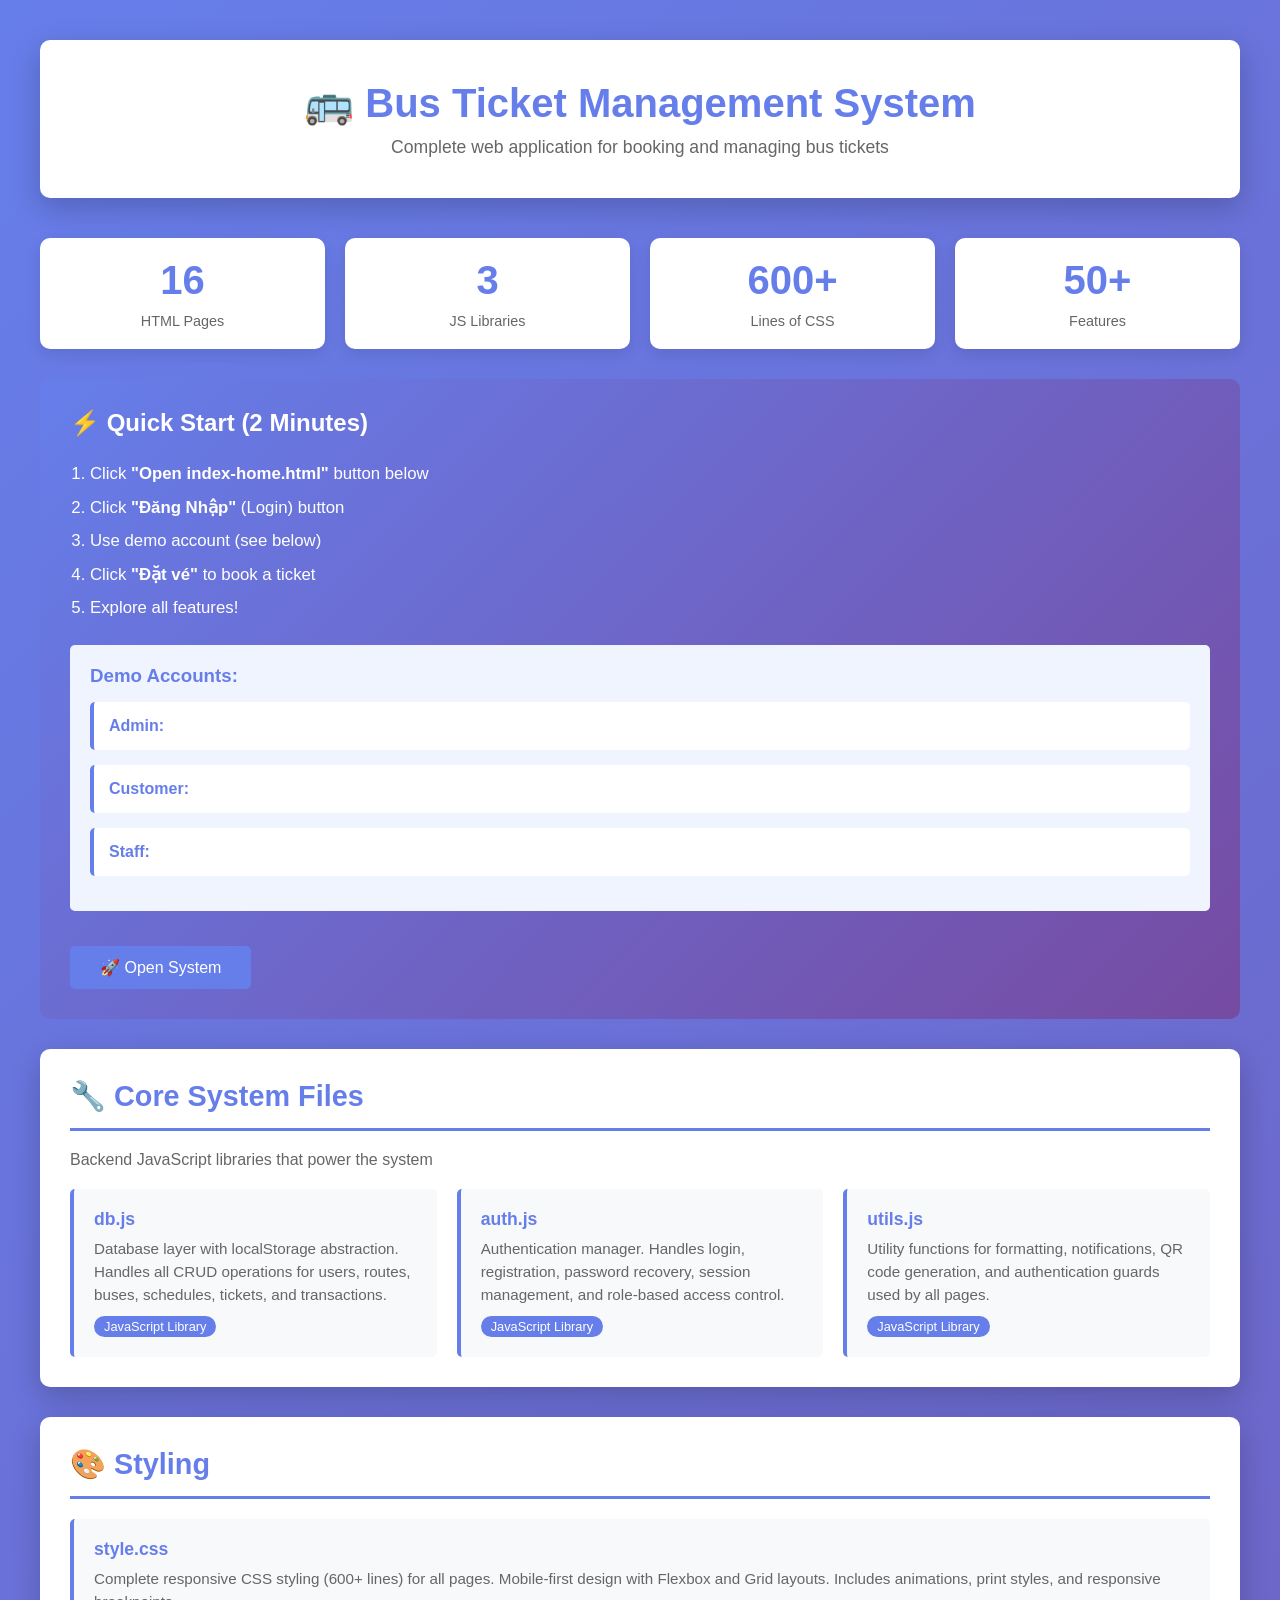
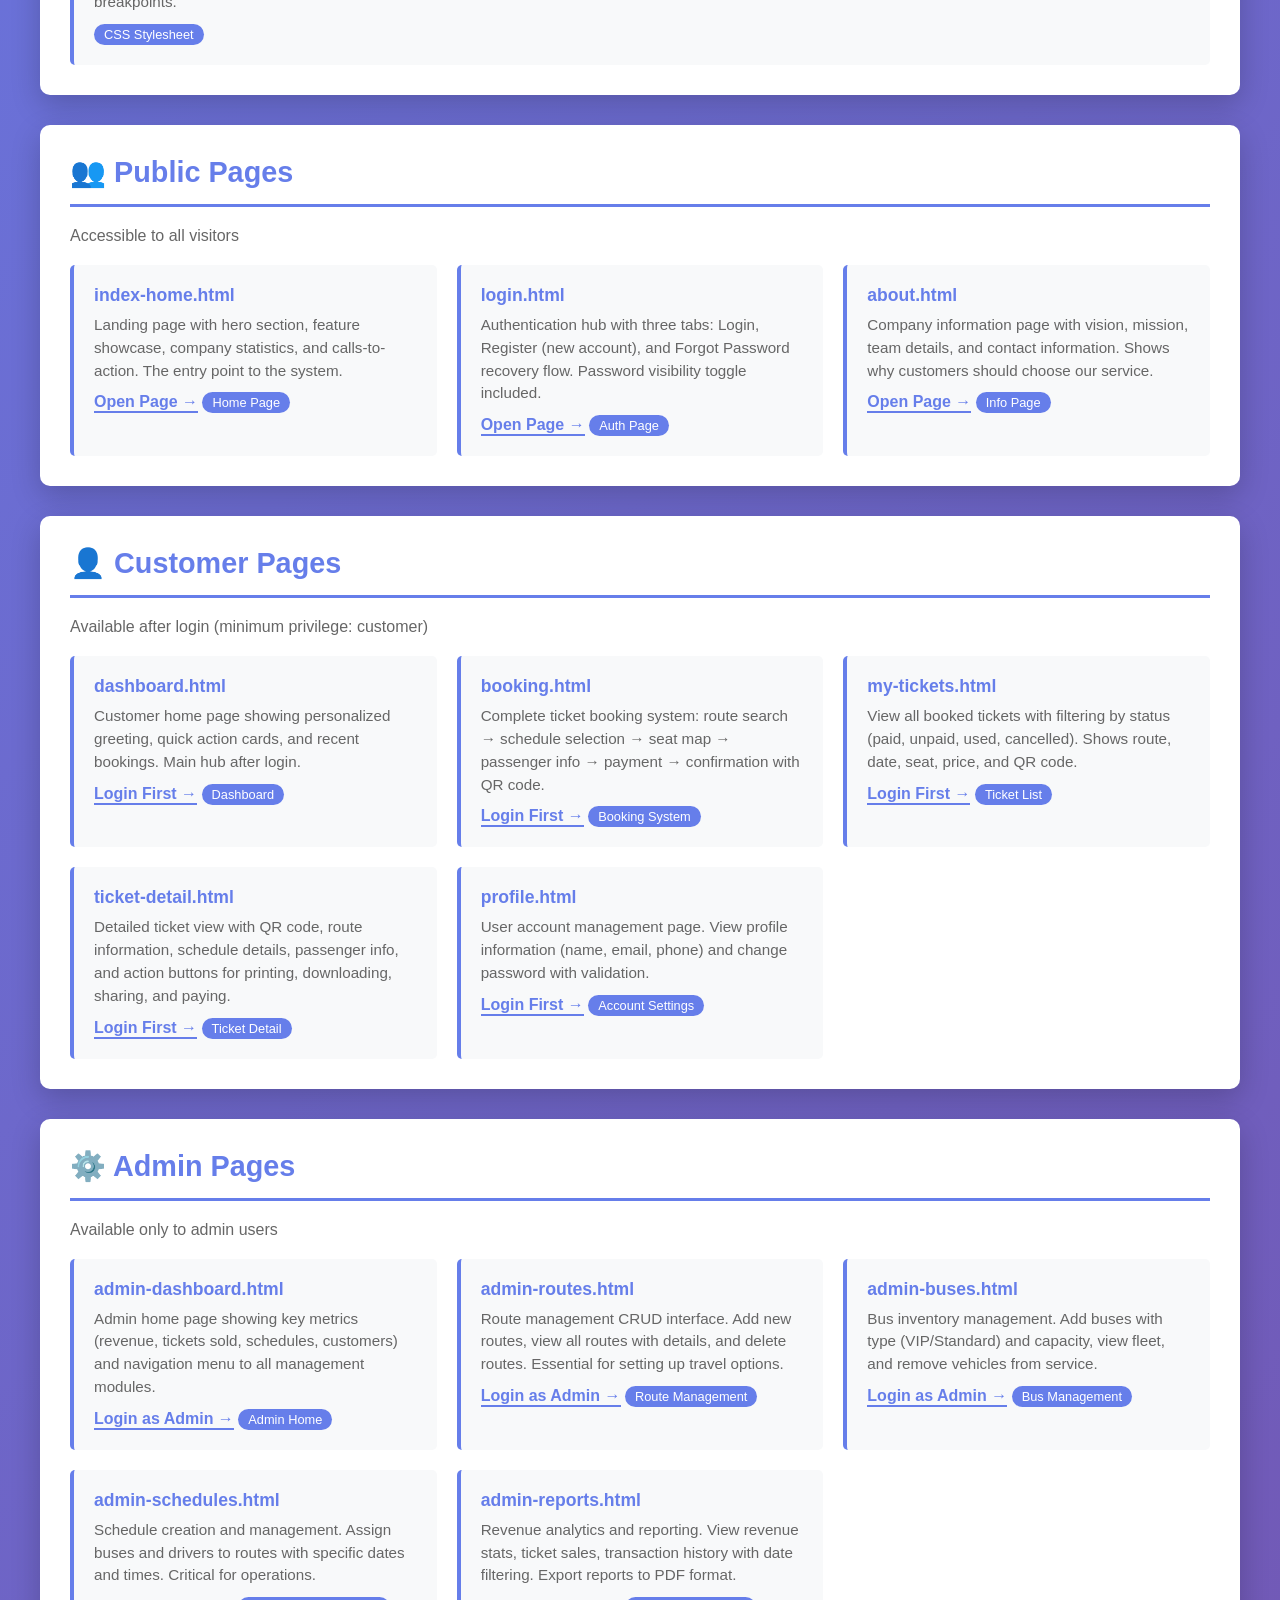
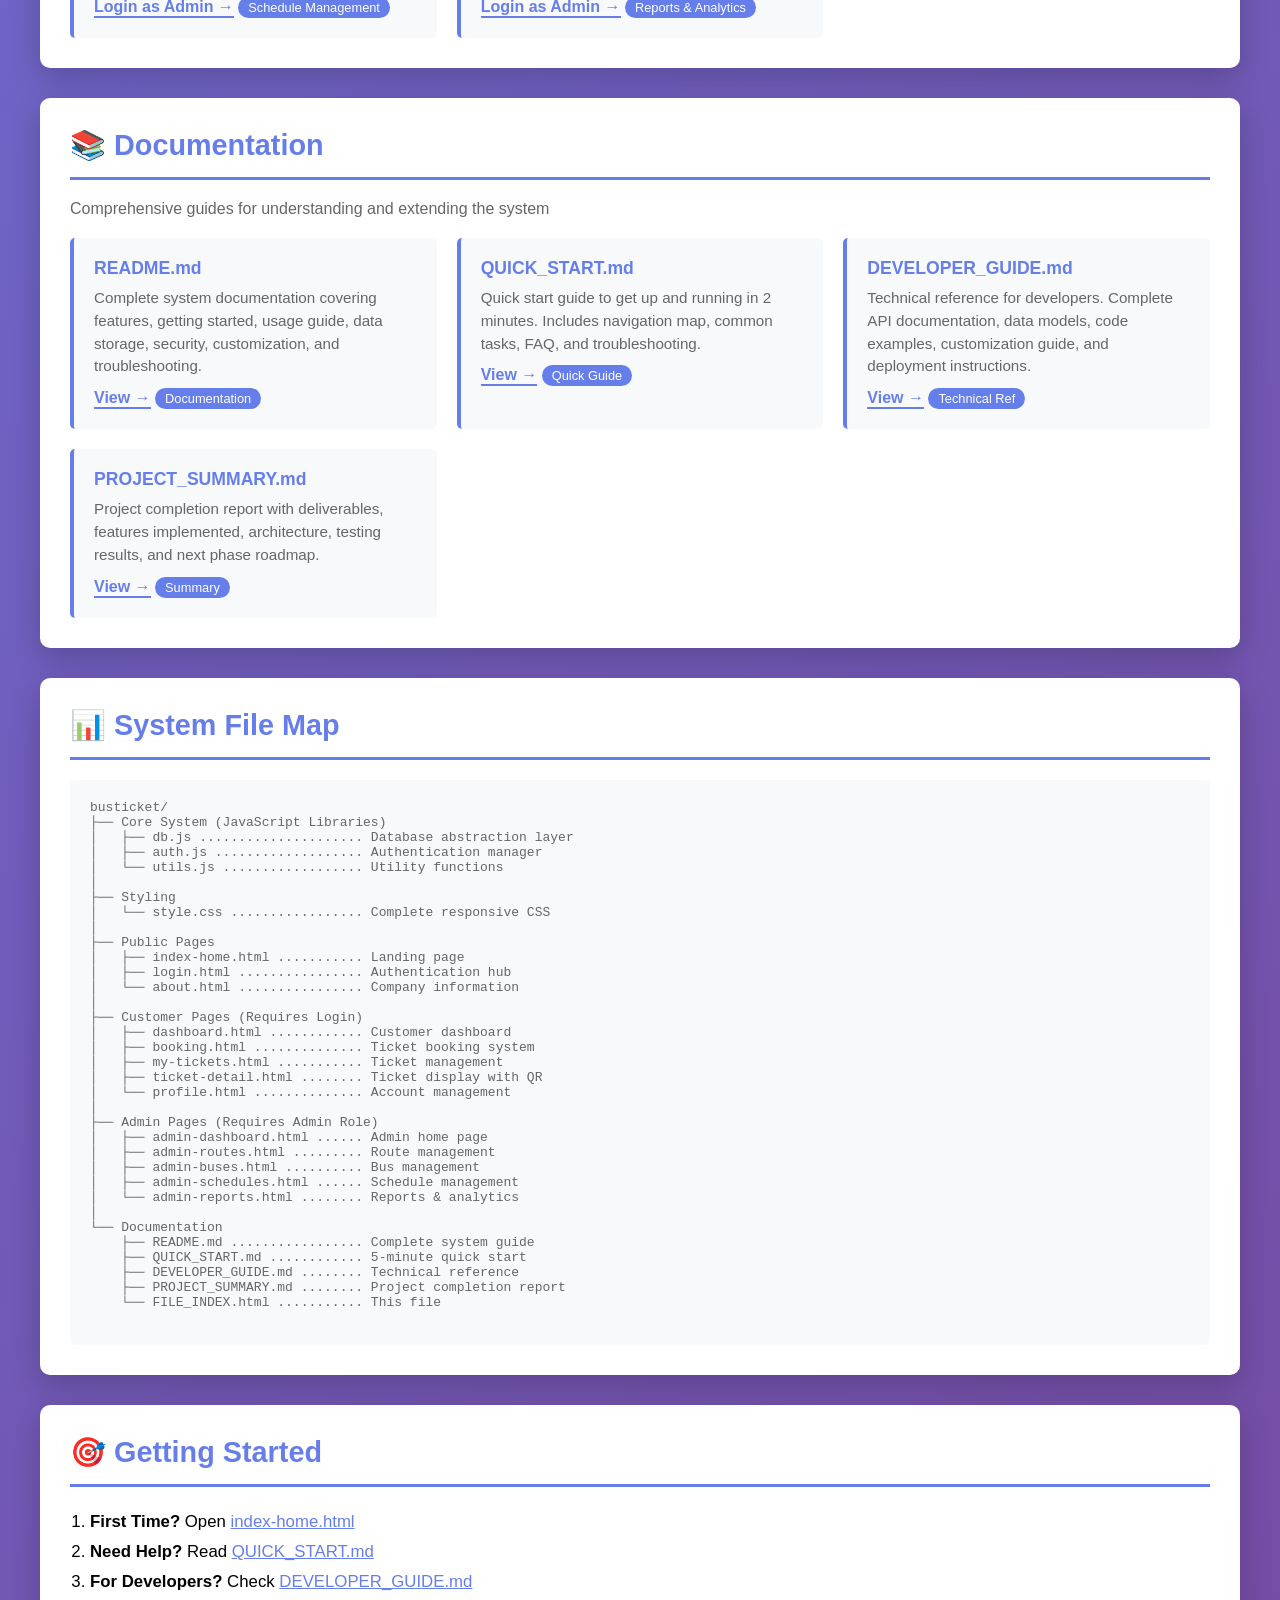
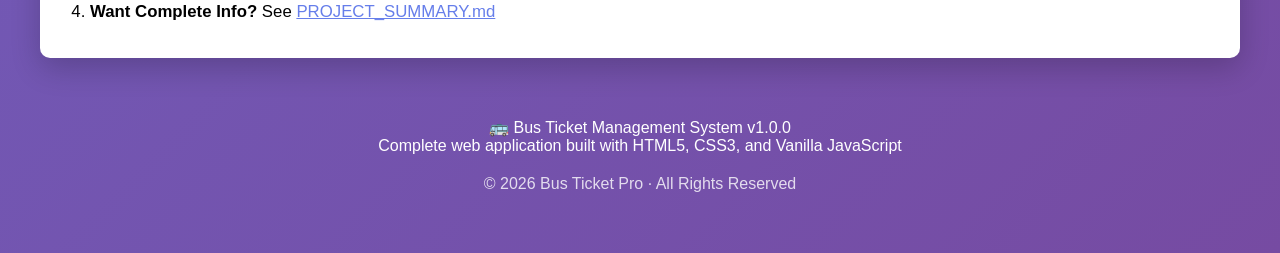
<file: index.html>
<!DOCTYPE html>
<html lang="en">
<head>
    <meta charset="UTF-8">
    <meta name="viewport" content="width=device-width, initial-scale=1.0">
    <title>Bus Ticket System - File Index</title>
    <style>
        * {
            margin: 0;
            padding: 0;
            box-sizing: border-box;
        }
        body {
            font-family: 'Segoe UI', Tahoma, Geneva, Verdana, sans-serif;
            background: linear-gradient(135deg, #667eea 0%, #764ba2 100%);
            min-height: 100vh;
            padding: 40px 20px;
        }
        .container {
            max-width: 1200px;
            margin: 0 auto;
        }
        header {
            background: white;
            padding: 40px;
            border-radius: 10px;
            box-shadow: 0 10px 30px rgba(0,0,0,0.2);
            margin-bottom: 40px;
            text-align: center;
        }
        header h1 {
            color: #667eea;
            margin-bottom: 10px;
            font-size: 2.5em;
        }
        header p {
            color: #666;
            font-size: 1.1em;
        }
        .section {
            background: white;
            border-radius: 10px;
            padding: 30px;
            margin-bottom: 30px;
            box-shadow: 0 10px 30px rgba(0,0,0,0.2);
        }
        .section h2 {
            color: #667eea;
            border-bottom: 3px solid #667eea;
            padding-bottom: 15px;
            margin-bottom: 20px;
            font-size: 1.8em;
        }
        .file-list {
            display: grid;
            grid-template-columns: repeat(auto-fit, minmax(300px, 1fr));
            gap: 20px;
        }
        .file-item {
            background: #f8f9fa;
            padding: 20px;
            border-left: 4px solid #667eea;
            border-radius: 5px;
            transition: transform 0.2s, box-shadow 0.2s;
        }
        .file-item:hover {
            transform: translateY(-5px);
            box-shadow: 0 5px 20px rgba(102, 126, 234, 0.4);
        }
        .file-item h3 {
            color: #667eea;
            margin-bottom: 8px;
            font-size: 1.1em;
        }
        .file-item p {
            color: #666;
            font-size: 0.95em;
            line-height: 1.5;
        }
        .file-item .type {
            display: inline-block;
            background: #667eea;
            color: white;
            padding: 3px 10px;
            border-radius: 15px;
            font-size: 0.8em;
            margin-top: 10px;
        }
        .file-item a {
            display: inline-block;
            margin-top: 10px;
            color: #667eea;
            text-decoration: none;
            font-weight: bold;
            border-bottom: 2px solid #667eea;
            transition: all 0.2s;
        }
        .file-item a:hover {
            color: #764ba2;
            border-bottom-color: #764ba2;
        }
        .quick-start {
            background: linear-gradient(135deg, #667eea 0%, #764ba2 100%);
            color: white;
            padding: 30px;
            border-radius: 10px;
            margin-bottom: 30px;
        }
        .quick-start h2 {
            border-bottom-color: white;
            color: white;
            margin-bottom: 20px;
        }
        .quick-start ol {
            margin-left: 20px;
            line-height: 2;
            font-size: 1.05em;
        }
        .demo-accounts {
            background: #f0f4ff;
            padding: 20px;
            border-radius: 5px;
            margin-top: 20px;
            margin-bottom: 20px;
        }
        .demo-accounts h3 {
            color: #667eea;
            margin-bottom: 15px;
        }
        .account {
            display: flex;
            justify-content: space-around;
            margin-bottom: 15px;
            background: white;
            padding: 15px;
            border-radius: 5px;
            border-left: 4px solid #667eea;
        }
        .account div {
            flex: 1;
        }
        .account strong {
            color: #667eea;
        }
        footer {
            text-align: center;
            color: white;
            padding: 20px;
            margin-top: 40px;
        }
        .stats {
            display: grid;
            grid-template-columns: repeat(auto-fit, minmax(150px, 1fr));
            gap: 20px;
            margin-bottom: 30px;
        }
        .stat-box {
            background: white;
            padding: 20px;
            border-radius: 10px;
            text-align: center;
            box-shadow: 0 5px 15px rgba(0,0,0,0.1);
        }
        .stat-box .number {
            font-size: 2.5em;
            color: #667eea;
            font-weight: bold;
        }
        .stat-box .label {
            color: #666;
            margin-top: 10px;
            font-size: 0.9em;
        }
        .btn {
            display: inline-block;
            background: #667eea;
            color: white;
            padding: 12px 30px;
            border-radius: 5px;
            text-decoration: none;
            margin-top: 15px;
            transition: all 0.2s;
            border: none;
            cursor: pointer;
            font-size: 1em;
        }
        .btn:hover {
            background: #764ba2;
            transform: translateY(-2px);
            box-shadow: 0 5px 20px rgba(102, 126, 234, 0.4);
        }
    </style>
</head>
<body>
    <div class="container">
        <header>
            <h1>🚌 Bus Ticket Management System</h1>
            <p>Complete web application for booking and managing bus tickets</p>
        </header>

        <!-- Statistics -->
        <div class="stats">
            <div class="stat-box">
                <div class="number">16</div>
                <div class="label">HTML Pages</div>
            </div>
            <div class="stat-box">
                <div class="number">3</div>
                <div class="label">JS Libraries</div>
            </div>
            <div class="stat-box">
                <div class="number">600+</div>
                <div class="label">Lines of CSS</div>
            </div>
            <div class="stat-box">
                <div class="number">50+</div>
                <div class="label">Features</div>
            </div>
        </div>

        <!-- Quick Start -->
        <div class="quick-start">
            <h2>⚡ Quick Start (2 Minutes)</h2>
            <ol>
                <li>Click <strong>"Open index-home.html"</strong> button below</li>
                <li>Click <strong>"Đăng Nhập"</strong> (Login) button</li>
                <li>Use demo account (see below)</li>
                <li>Click <strong>"Đặt vé"</strong> to book a ticket</li>
                <li>Explore all features!</li>
            </ol>
            <div class="demo-accounts">
                <h3>Demo Accounts:</h3>
                <div class="account">
                    <div><strong>Admin:</strong></div>
                    <div>admin@bus.com</div>
                    <div>admin123</div>
                </div>
                <div class="account">
                    <div><strong>Customer:</strong></div>
                    <div>customer1@bus.com</div>
                    <div>customer123</div>
                </div>
                <div class="account">
                    <div><strong>Staff:</strong></div>
                    <div>staff@bus.com</div>
                    <div>staff123</div>
                </div>
            </div>
            <a href="index-home.html" class="btn">🚀 Open System</a>
        </div>

        <!-- Core System Files -->
        <div class="section">
            <h2>🔧 Core System Files</h2>
            <p style="margin-bottom: 20px; color: #666;">Backend JavaScript libraries that power the system</p>
            <div class="file-list">
                <div class="file-item">
                    <h3>db.js</h3>
                    <p>Database layer with localStorage abstraction. Handles all CRUD operations for users, routes, buses, schedules, tickets, and transactions.</p>
                    <span class="type">JavaScript Library</span>
                </div>
                <div class="file-item">
                    <h3>auth.js</h3>
                    <p>Authentication manager. Handles login, registration, password recovery, session management, and role-based access control.</p>
                    <span class="type">JavaScript Library</span>
                </div>
                <div class="file-item">
                    <h3>utils.js</h3>
                    <p>Utility functions for formatting, notifications, QR code generation, and authentication guards used by all pages.</p>
                    <span class="type">JavaScript Library</span>
                </div>
            </div>
        </div>

        <!-- Styling -->
        <div class="section">
            <h2>🎨 Styling</h2>
            <div class="file-list">
                <div class="file-item">
                    <h3>style.css</h3>
                    <p>Complete responsive CSS styling (600+ lines) for all pages. Mobile-first design with Flexbox and Grid layouts. Includes animations, print styles, and responsive breakpoints.</p>
                    <span class="type">CSS Stylesheet</span>
                </div>
            </div>
        </div>

        <!-- Public Pages -->
        <div class="section">
            <h2>👥 Public Pages</h2>
            <p style="margin-bottom: 20px; color: #666;">Accessible to all visitors</p>
            <div class="file-list">
                <div class="file-item">
                    <h3>index-home.html</h3>
                    <p>Landing page with hero section, feature showcase, company statistics, and calls-to-action. The entry point to the system.</p>
                    <a href="index-home.html">Open Page →</a>
                    <span class="type">Home Page</span>
                </div>
                <div class="file-item">
                    <h3>login.html</h3>
                    <p>Authentication hub with three tabs: Login, Register (new account), and Forgot Password recovery flow. Password visibility toggle included.</p>
                    <a href="login.html">Open Page →</a>
                    <span class="type">Auth Page</span>
                </div>
                <div class="file-item">
                    <h3>about.html</h3>
                    <p>Company information page with vision, mission, team details, and contact information. Shows why customers should choose our service.</p>
                    <a href="about.html">Open Page →</a>
                    <span class="type">Info Page</span>
                </div>
            </div>
        </div>

        <!-- Customer Pages -->
        <div class="section">
            <h2>👤 Customer Pages</h2>
            <p style="margin-bottom: 20px; color: #666;">Available after login (minimum privilege: customer)</p>
            <div class="file-list">
                <div class="file-item">
                    <h3>dashboard.html</h3>
                    <p>Customer home page showing personalized greeting, quick action cards, and recent bookings. Main hub after login.</p>
                    <a href="login.html">Login First →</a>
                    <span class="type">Dashboard</span>
                </div>
                <div class="file-item">
                    <h3>booking.html</h3>
                    <p>Complete ticket booking system: route search → schedule selection → seat map → passenger info → payment → confirmation with QR code.</p>
                    <a href="login.html">Login First →</a>
                    <span class="type">Booking System</span>
                </div>
                <div class="file-item">
                    <h3>my-tickets.html</h3>
                    <p>View all booked tickets with filtering by status (paid, unpaid, used, cancelled). Shows route, date, seat, price, and QR code.</p>
                    <a href="login.html">Login First →</a>
                    <span class="type">Ticket List</span>
                </div>
                <div class="file-item">
                    <h3>ticket-detail.html</h3>
                    <p>Detailed ticket view with QR code, route information, schedule details, passenger info, and action buttons for printing, downloading, sharing, and paying.</p>
                    <a href="login.html">Login First →</a>
                    <span class="type">Ticket Detail</span>
                </div>
                <div class="file-item">
                    <h3>profile.html</h3>
                    <p>User account management page. View profile information (name, email, phone) and change password with validation.</p>
                    <a href="login.html">Login First →</a>
                    <span class="type">Account Settings</span>
                </div>
            </div>
        </div>

        <!-- Admin Pages -->
        <div class="section">
            <h2>⚙️ Admin Pages</h2>
            <p style="margin-bottom: 20px; color: #666;">Available only to admin users</p>
            <div class="file-list">
                <div class="file-item">
                    <h3>admin-dashboard.html</h3>
                    <p>Admin home page showing key metrics (revenue, tickets sold, schedules, customers) and navigation menu to all management modules.</p>
                    <a href="login.html">Login as Admin →</a>
                    <span class="type">Admin Home</span>
                </div>
                <div class="file-item">
                    <h3>admin-routes.html</h3>
                    <p>Route management CRUD interface. Add new routes, view all routes with details, and delete routes. Essential for setting up travel options.</p>
                    <a href="login.html">Login as Admin →</a>
                    <span class="type">Route Management</span>
                </div>
                <div class="file-item">
                    <h3>admin-buses.html</h3>
                    <p>Bus inventory management. Add buses with type (VIP/Standard) and capacity, view fleet, and remove vehicles from service.</p>
                    <a href="login.html">Login as Admin →</a>
                    <span class="type">Bus Management</span>
                </div>
                <div class="file-item">
                    <h3>admin-schedules.html</h3>
                    <p>Schedule creation and management. Assign buses and drivers to routes with specific dates and times. Critical for operations.</p>
                    <a href="login.html">Login as Admin →</a>
                    <span class="type">Schedule Management</span>
                </div>
                <div class="file-item">
                    <h3>admin-reports.html</h3>
                    <p>Revenue analytics and reporting. View revenue stats, ticket sales, transaction history with date filtering. Export reports to PDF format.</p>
                    <a href="login.html">Login as Admin →</a>
                    <span class="type">Reports & Analytics</span>
                </div>
            </div>
        </div>

        <!-- Documentation -->
        <div class="section">
            <h2>📚 Documentation</h2>
            <p style="margin-bottom: 20px; color: #666;">Comprehensive guides for understanding and extending the system</p>
            <div class="file-list">
                <div class="file-item">
                    <h3>README.md</h3>
                    <p>Complete system documentation covering features, getting started, usage guide, data storage, security, customization, and troubleshooting.</p>
                    <a href="README.md" target="_blank">View →</a>
                    <span class="type">Documentation</span>
                </div>
                <div class="file-item">
                    <h3>QUICK_START.md</h3>
                    <p>Quick start guide to get up and running in 2 minutes. Includes navigation map, common tasks, FAQ, and troubleshooting.</p>
                    <a href="QUICK_START.md" target="_blank">View →</a>
                    <span class="type">Quick Guide</span>
                </div>
                <div class="file-item">
                    <h3>DEVELOPER_GUIDE.md</h3>
                    <p>Technical reference for developers. Complete API documentation, data models, code examples, customization guide, and deployment instructions.</p>
                    <a href="DEVELOPER_GUIDE.md" target="_blank">View →</a>
                    <span class="type">Technical Ref</span>
                </div>
                <div class="file-item">
                    <h3>PROJECT_SUMMARY.md</h3>
                    <p>Project completion report with deliverables, features implemented, architecture, testing results, and next phase roadmap.</p>
                    <a href="PROJECT_SUMMARY.md" target="_blank">View →</a>
                    <span class="type">Summary</span>
                </div>
            </div>
        </div>

        <!-- File Navigation Chart -->
        <div class="section">
            <h2>📊 System File Map</h2>
            <pre style="background: #f8f9fa; padding: 20px; border-radius: 5px; overflow-x: auto; color: #666;">
busticket/
├── Core System (JavaScript Libraries)
│   ├── db.js ..................... Database abstraction layer
│   ├── auth.js ................... Authentication manager
│   └── utils.js .................. Utility functions
│
├── Styling
│   └── style.css ................. Complete responsive CSS
│
├── Public Pages
│   ├── index-home.html ........... Landing page
│   ├── login.html ................ Authentication hub
│   └── about.html ................ Company information
│
├── Customer Pages (Requires Login)
│   ├── dashboard.html ............ Customer dashboard
│   ├── booking.html .............. Ticket booking system
│   ├── my-tickets.html ........... Ticket management
│   ├── ticket-detail.html ........ Ticket display with QR
│   └── profile.html .............. Account management
│
├── Admin Pages (Requires Admin Role)
│   ├── admin-dashboard.html ...... Admin home page
│   ├── admin-routes.html ......... Route management
│   ├── admin-buses.html .......... Bus management
│   ├── admin-schedules.html ...... Schedule management
│   └── admin-reports.html ........ Reports & analytics
│
└── Documentation
    ├── README.md ................. Complete system guide
    ├── QUICK_START.md ............ 5-minute quick start
    ├── DEVELOPER_GUIDE.md ........ Technical reference
    ├── PROJECT_SUMMARY.md ........ Project completion report
    └── FILE_INDEX.html ........... This file
            </pre>
        </div>

        <!-- Getting Started -->
        <div class="section">
            <h2>🎯 Getting Started</h2>
            <ol style="line-height: 1.8; font-size: 1.05em; margin-left: 20px;">
                <li><strong>First Time?</strong> Open <a href="index-home.html" style="color: #667eea; text-decoration: underline;">index-home.html</a></li>
                <li><strong>Need Help?</strong> Read <a href="QUICK_START.md" style="color: #667eea; text-decoration: underline;">QUICK_START.md</a></li>
                <li><strong>For Developers?</strong> Check <a href="DEVELOPER_GUIDE.md" style="color: #667eea; text-decoration: underline;">DEVELOPER_GUIDE.md</a></li>
                <li><strong>Want Complete Info?</strong> See <a href="PROJECT_SUMMARY.md" style="color: #667eea; text-decoration: underline;">PROJECT_SUMMARY.md</a></li>
            </ol>
        </div>

        <footer>
            <p>🚌 Bus Ticket Management System v1.0.0</p>
            <p>Complete web application built with HTML5, CSS3, and Vanilla JavaScript</p>
            <p style="margin-top: 20px; opacity: 0.8;">© 2026 Bus Ticket Pro · All Rights Reserved</p>
        </footer>
    </div>
</body>
</html>
</file>
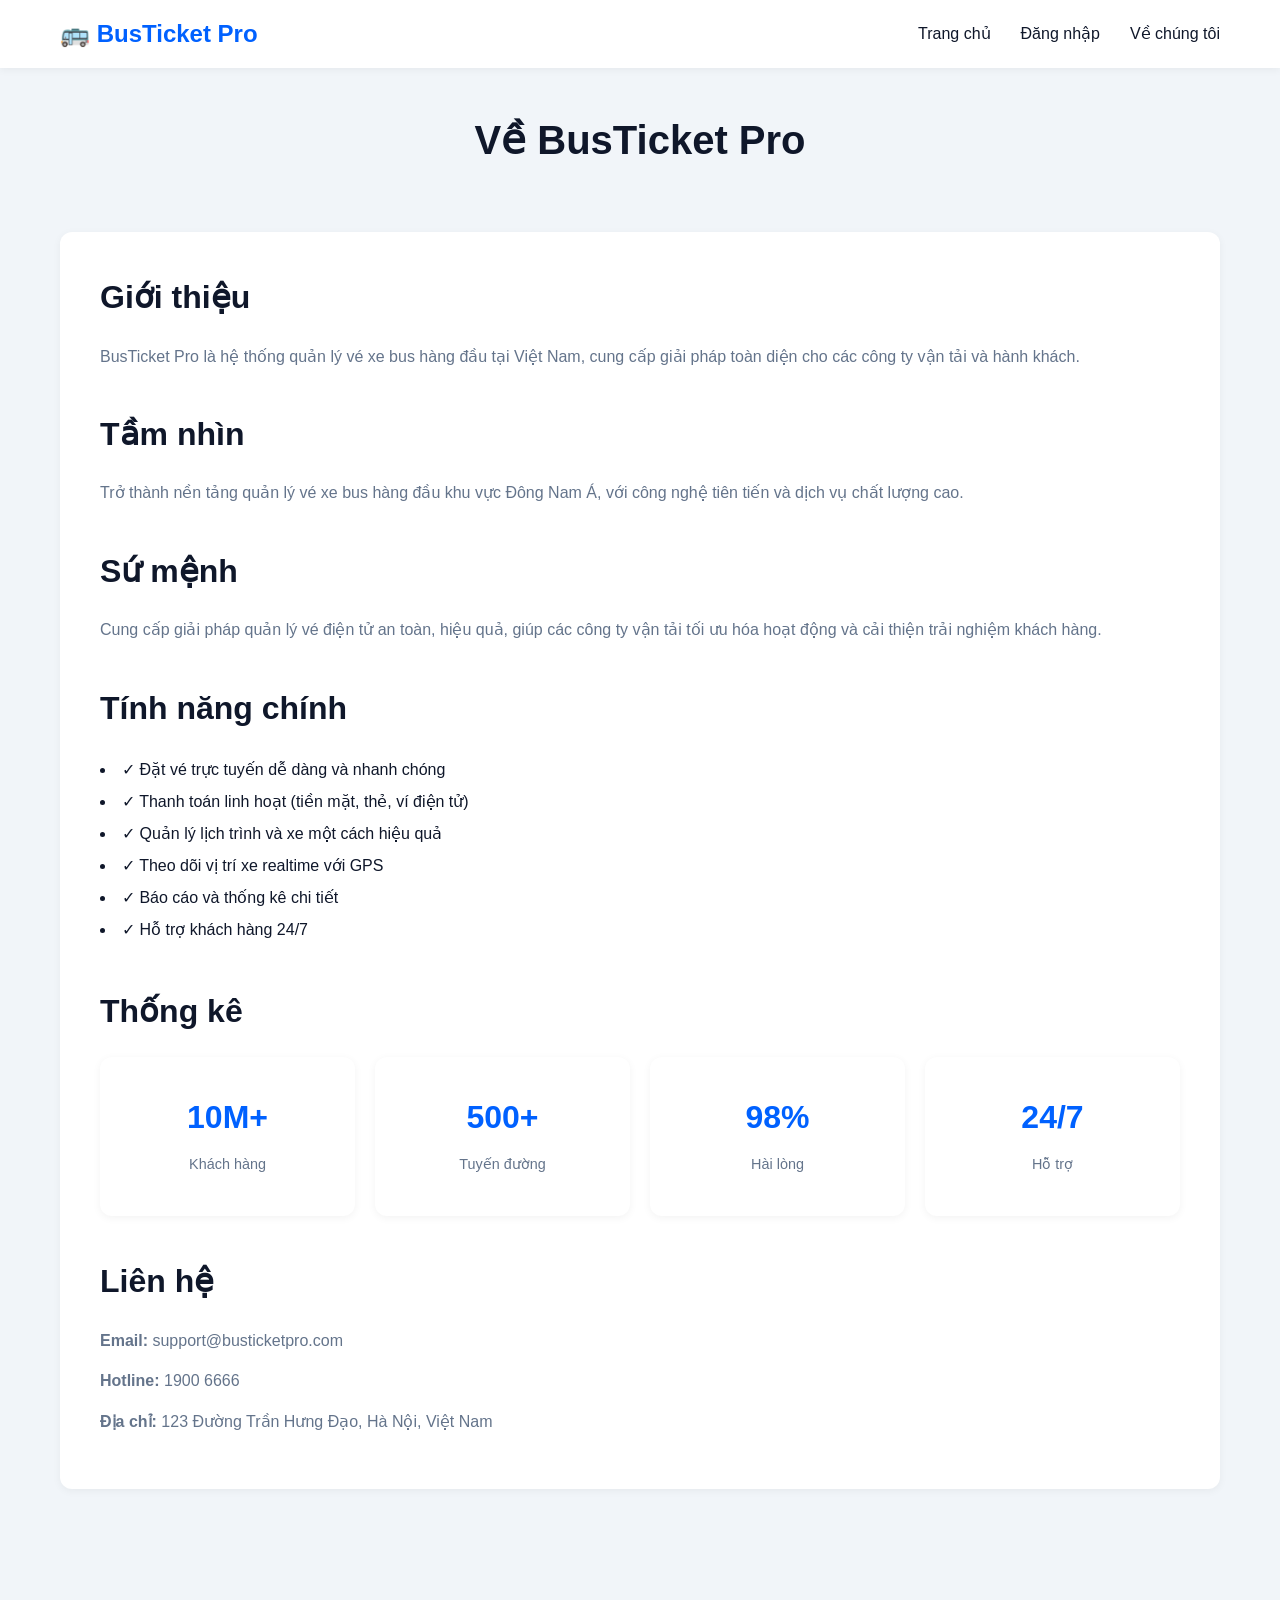
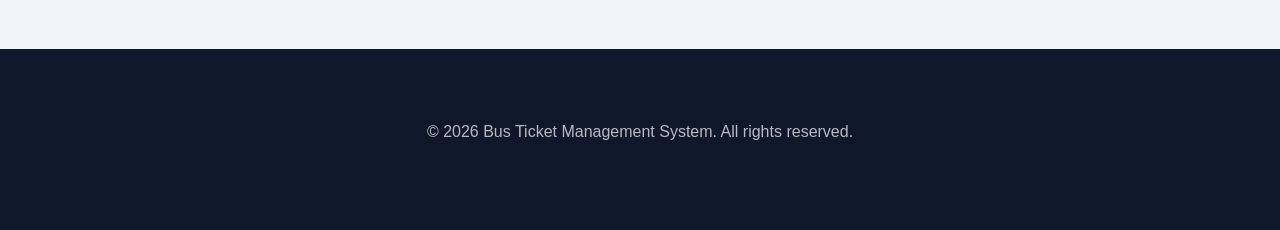
<file: about.html>
<!DOCTYPE html>
<html lang="vi">
<head>
    <meta charset="UTF-8">
    <meta name="viewport" content="width=device-width, initial-scale=1.0">
    <title>Về chúng tôi - Bus Ticket Management</title>
    <link rel="stylesheet" href="style.css">
</head>
<body>
    <nav class="navbar">
        <div class="nav-container">
            <a href="index-home.html" class="logo">🚌 BusTicket Pro</a>
            <ul class="nav-links">
                <li><a href="index-home.html">Trang chủ</a></li>
                <li><a href="login.html">Đăng nhập</a></li>
                <li><a href="about.html">Về chúng tôi</a></li>
            </ul>
        </div>
    </nav>

    <div class="container">
        <h1 style="text-align: center;">Về BusTicket Pro</h1>

        <section style="margin: 60px 0; background: white; padding: 40px; border-radius: 12px; box-shadow: var(--shadow-sm);">
            <h2>Giới thiệu</h2>
            <p>BusTicket Pro là hệ thống quản lý vé xe bus hàng đầu tại Việt Nam, cung cấp giải pháp toàn diện cho các công ty vận tải và hành khách.</p>
            
            <h2 style="margin-top: 40px;">Tầm nhìn</h2>
            <p>Trở thành nền tảng quản lý vé xe bus hàng đầu khu vực Đông Nam Á, với công nghệ tiên tiến và dịch vụ chất lượng cao.</p>

            <h2 style="margin-top: 40px;">Sứ mệnh</h2>
            <p>Cung cấp giải pháp quản lý vé điện tử an toàn, hiệu quả, giúp các công ty vận tải tối ưu hóa hoạt động và cải thiện trải nghiệm khách hàng.</p>

            <h2 style="margin-top: 40px;">Tính năng chính</h2>
            <ul style="list-style-position: inside; line-height: 2;">
                <li>✓ Đặt vé trực tuyến dễ dàng và nhanh chóng</li>
                <li>✓ Thanh toán linh hoạt (tiền mặt, thẻ, ví điện tử)</li>
                <li>✓ Quản lý lịch trình và xe một cách hiệu quả</li>
                <li>✓ Theo dõi vị trí xe realtime với GPS</li>
                <li>✓ Báo cáo và thống kê chi tiết</li>
                <li>✓ Hỗ trợ khách hàng 24/7</li>
            </ul>

            <h2 style="margin-top: 40px;">Thống kê</h2>
            <div class="stats-grid">
                <div class="stat-box">
                    <p class="stat-value">10M+</p>
                    <p class="stat-label">Khách hàng</p>
                </div>
                <div class="stat-box">
                    <p class="stat-value">500+</p>
                    <p class="stat-label">Tuyến đường</p>
                </div>
                <div class="stat-box">
                    <p class="stat-value">98%</p>
                    <p class="stat-label">Hài lòng</p>
                </div>
                <div class="stat-box">
                    <p class="stat-value">24/7</p>
                    <p class="stat-label">Hỗ trợ</p>
                </div>
            </div>

            <h2 style="margin-top: 40px;">Liên hệ</h2>
            <p><strong>Email:</strong> support@busticketpro.com</p>
            <p><strong>Hotline:</strong> 1900 6666</p>
            <p><strong>Địa chỉ:</strong> 123 Đường Trần Hưng Đạo, Hà Nội, Việt Nam</p>
        </section>
    </div>

    <footer class="footer">
        <div class="container">
            <p>&copy; 2026 Bus Ticket Management System. All rights reserved.</p>
        </div>
    </footer>

    <script src="db.js"></script>
    <script src="auth.js"></script>
    <script src="utils.js"></script>
</body>
</html>
</file>
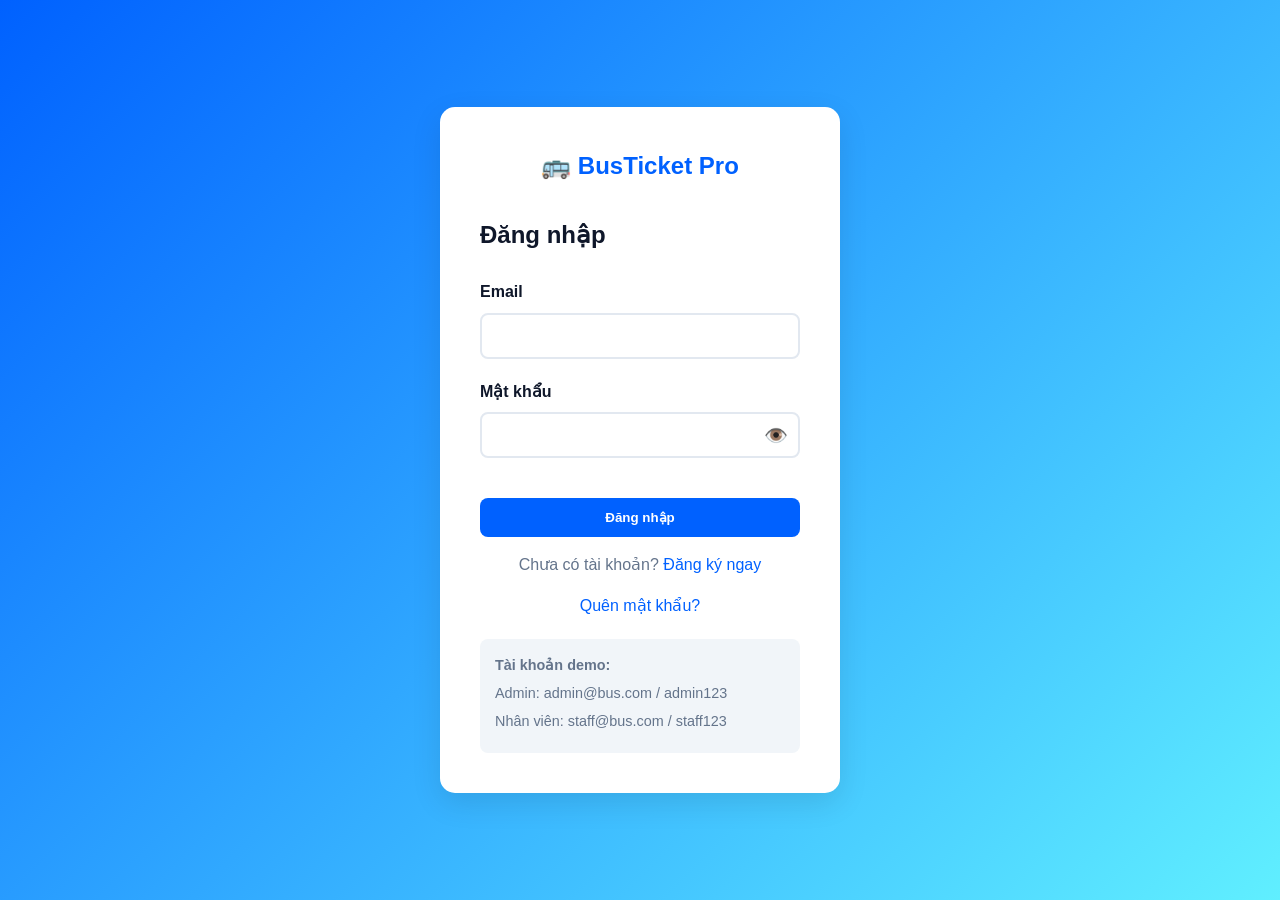
<file: admin-buses.html>
<!DOCTYPE html>
<html lang="vi">
<head>
    <meta charset="UTF-8">
    <meta name="viewport" content="width=device-width, initial-scale=1.0">
    <title>Quản lý xe - Admin</title>
    <link rel="stylesheet" href="style.css">
</head>
<body>
    <nav class="navbar">
        <div class="nav-container">
            <a href="admin-dashboard.html" class="logo">🚌 BusTicket Admin</a>
            <ul class="nav-links">
                <li><a href="admin-dashboard.html">Dashboard</a></li>
                <li><a href="admin-routes.html">Tuyến đường</a></li>
                <li><a href="admin-buses.html">Xe</a></li>
                <li><a href="admin-schedules.html">Lịch trình</a></li>
                <li><a href="admin-reports.html">Báo cáo</a></li>
                <li><a onclick="logout()" style="cursor: pointer;">Đăng xuất</a></li>
            </ul>
        </div>
    </nav>

    <div class="container">
        <h1>Quản lý xe buýt</h1>

        <div class="admin-form" style="margin-bottom: 40px;">
            <h2>Thêm xe mới</h2>
            <form id="addBusForm">
                <div class="form-row">
                    <div class="form-group">
                        <label>Biển số</label>
                        <input type="text" id="busPlate" placeholder="29A-123456" required>
                    </div>
                    <div class="form-group">
                        <label>Loại xe</label>
                        <select id="busType" required>
                            <option value="">-- Chọn loại --</option>
                            <option value="VIP">VIP</option>
                            <option value="Limousine">Limousine</option>
                            <option value="Giường nằm">Giường nằm</option>
                        </select>
                    </div>
                </div>
                <div class="form-row">
                    <div class="form-group">
                        <label>Sức chứa (chỗ)</label>
                        <input type="number" id="busCapacity" min="20" max="60" required>
                    </div>
                    <div class="form-group">
                        <label>Trạng thái</label>
                        <select id="busStatus" required>
                            <option value="active">Hoạt động</option>
                            <option value="maintenance">Bảo dưỡng</option>
                            <option value="inactive">Ngưng hoạt động</option>
                        </select>
                    </div>
                </div>
                <button type="submit" class="btn-primary">Thêm xe</button>
            </form>
        </div>

        <h2>Danh sách xe</h2>
        <div id="busesList"></div>
    </div>

    <script src="db.js"></script>
    <script src="auth.js"></script>
    <script src="utils.js"></script>
    <script>
        if (!checkAdminAuth()) exit;

        function loadBuses() {
            const buses = JSON.parse(localStorage.getItem('buses'));
            let html = '<table class="table"><thead><tr><th>Biển số</th><th>Loại xe</th><th>Sức chứa</th><th>Trạng thái</th><th>Hành động</th></tr></thead><tbody>';
            
            buses.forEach(bus => {
                html += `
                    <tr>
                        <td>${bus.licensePlate}</td>
                        <td>${bus.type}</td>
                        <td>${bus.capacity}</td>
                        <td><span class="badge badge-${bus.status}">${bus.status}</span></td>
                        <td>
                            <button onclick="deleteBus(${bus.id})" class="btn-small btn-danger">Xóa</button>
                        </td>
                    </tr>
                `;
            });
            
            html += '</tbody></table>';
            document.getElementById('busesList').innerHTML = html;
        }

        function deleteBus(busId) {
            if (confirm('Bạn có chắc chắn muốn xóa xe này?')) {
                const buses = JSON.parse(localStorage.getItem('buses'));
                const filtered = buses.filter(b => b.id !== busId);
                localStorage.setItem('buses', JSON.stringify(filtered));
                showNotification('Xe đã được xóa');
                loadBuses();
            }
        }

        document.getElementById('addBusForm').addEventListener('submit', function(e) {
            e.preventDefault();
            
            const buses = JSON.parse(localStorage.getItem('buses'));
            const newBus = {
                id: Date.now(),
                licensePlate: document.getElementById('busPlate').value,
                type: document.getElementById('busType').value,
                capacity: parseInt(document.getElementById('busCapacity').value),
                status: document.getElementById('busStatus').value,
                driver: null
            };
            
            buses.push(newBus);
            localStorage.setItem('buses', JSON.stringify(buses));
            showNotification('Xe đã được thêm');
            this.reset();
            loadBuses();
        });

        loadBuses();
    </script>
</body>
</html>
</file>
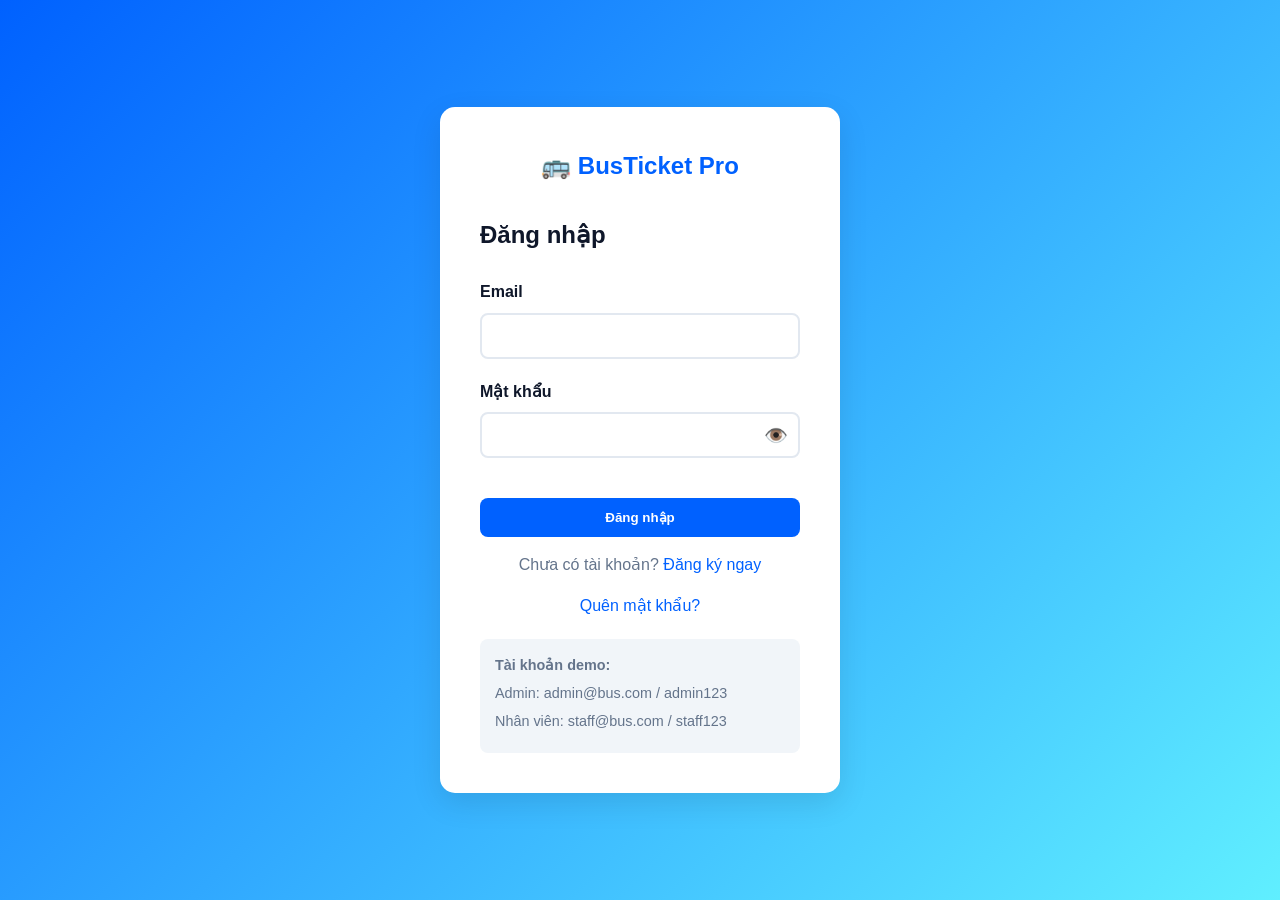
<file: admin-dashboard.html>
<!DOCTYPE html>
<html lang="vi">
<head>
    <meta charset="UTF-8">
    <meta name="viewport" content="width=device-width, initial-scale=1.0">
    <title>Admin Dashboard - Bus Ticket Management</title>
    <link rel="stylesheet" href="style.css">
</head>
<body>
    <nav class="navbar">
        <div class="nav-container">
            <a href="admin-dashboard.html" class="logo">🚌 BusTicket Admin</a>
            <ul class="nav-links">
                <li><a href="admin-dashboard.html">Dashboard</a></li>
                <li><a href="admin-routes.html">Tuyến đường</a></li>
                <li><a href="admin-buses.html">Xe</a></li>
                <li><a href="admin-schedules.html">Lịch trình</a></li>
                <li><a href="admin-reports.html">Báo cáo</a></li>
                <li><a onclick="logout()" style="cursor: pointer;">Đăng xuất</a></li>
            </ul>
        </div>
    </nav>

    <div class="container">
        <h1>Admin Dashboard</h1>

        <div class="stats-grid">
            <div class="stat-box">
                <h3>💳 Doanh thu</h3>
                <p class="stat-value" id="totalRevenue">0đ</p>
                <p class="stat-label">Tháng này</p>
            </div>
            <div class="stat-box">
                <h3>🎫 Vé bán</h3>
                <p class="stat-value" id="totalTickets">0</p>
                <p class="stat-label">Tổng cộng</p>
            </div>
            <div class="stat-box">
                <h3>🚌 Chuyến đi</h3>
                <p class="stat-value" id="totalSchedules">0</p>
                <p class="stat-label">Đang hoạt động</p>
            </div>
            <div class="stat-box">
                <h3>👥 Khách hàng</h3>
                <p class="stat-value" id="totalCustomers">0</p>
                <p class="stat-label">Đã đăng ký</p>
            </div>
        </div>

        <div style="margin-top: 40px;">
            <h2>Bản đồ điều hành</h2>
            <div class="admin-menu">
                <a href="admin-routes.html" class="admin-menu-item">
                    <h3>📍 Quản lý tuyến đường</h3>
                    <p>Thêm, sửa, xóa tuyến đường</p>
                </a>
                <a href="admin-buses.html" class="admin-menu-item">
                    <h3>🚐 Quản lý xe</h3>
                    <p>Quản lý thông tin xe buýt</p>
                </a>
                <a href="admin-schedules.html" class="admin-menu-item">
                    <h3>📅 Quản lý lịch trình</h3>
                    <p>Tạo và quản lý lịch đi của xe</p>
                </a>
                <a href="admin-reports.html" class="admin-menu-item">
                    <h3>📊 Báo cáo & thống kê</h3>
                    <p>Xem doanh thu, thống kê bán vé</p>
                </a>
            </div>
        </div>
    </div>

    <script src="db.js"></script>
    <script src="auth.js"></script>
    <script src="utils.js"></script>
    <script>
        if (!checkAdminAuth()) exit;

        // Load statistics
        const stats = db.getRevenueStats();
        document.getElementById('totalRevenue').textContent = formatCurrency(stats.totalRevenue);
        document.getElementById('totalTickets').textContent = db.getTickets().length;
        document.getElementById('totalSchedules').textContent = db.getSchedules().length;
        
        const users = JSON.parse(localStorage.getItem('users'));
        const customers = users.filter(u => u.role === 'customer');
        document.getElementById('totalCustomers').textContent = customers.length;
    </script>
</body>
</html>
</file>
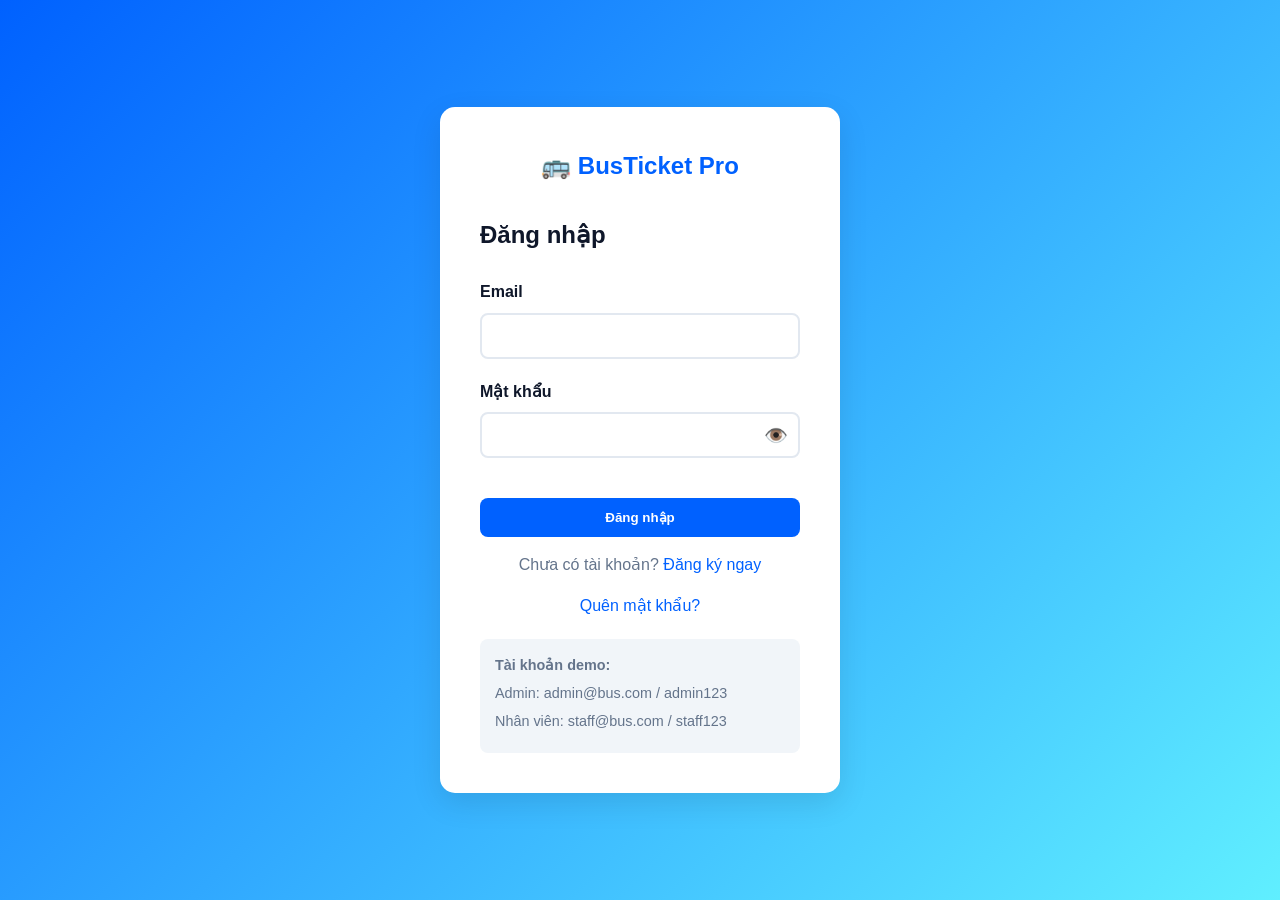
<file: admin-reports.html>
<!DOCTYPE html>
<html lang="vi">
<head>
    <meta charset="UTF-8">
    <meta name="viewport" content="width=device-width, initial-scale=1.0">
    <title>Báo cáo - Admin</title>
    <link rel="stylesheet" href="style.css">
</head>
<body>
    <nav class="navbar">
        <div class="nav-container">
            <a href="admin-dashboard.html" class="logo">🚌 BusTicket Admin</a>
            <ul class="nav-links">
                <li><a href="admin-dashboard.html">Dashboard</a></li>
                <li><a href="admin-routes.html">Tuyến đường</a></li>
                <li><a href="admin-buses.html">Xe</a></li>
                <li><a href="admin-schedules.html">Lịch trình</a></li>
                <li><a href="admin-reports.html">Báo cáo</a></li>
                <li><a onclick="logout()" style="cursor: pointer;">Đăng xuất</a></li>
            </ul>
        </div>
    </nav>

    <div class="container">
        <h1>Báo cáo & Thống kê</h1>

        <div style="margin-bottom: 30px;">
            <h2>Lọc báo cáo</h2>
            <div class="form-row">
                <div class="form-group">
                    <label>Từ ngày</label>
                    <input type="date" id="startDate">
                </div>
                <div class="form-group">
                    <label>Đến ngày</label>
                    <input type="date" id="endDate">
                </div>
                <button onclick="filterReports()" class="btn-primary">Lọc</button>
                <button onclick="exportReportPDF()" class="btn-secondary">Xuất PDF</button>
            </div>
        </div>

        <div class="stats-grid">
            <div class="stat-box">
                <h3>💰 Doanh thu</h3>
                <p class="stat-value" id="reportRevenue">0đ</p>
            </div>
            <div class="stat-box">
                <h3>🎫 Vé bán</h3>
                <p class="stat-value" id="reportTickets">0</p>
            </div>
            <div class="stat-box">
                <h3>💳 Giao dịch thành công</h3>
                <p class="stat-value" id="reportTransactions">0</p>
            </div>
        </div>

        <h2>Chi tiết giao dịch</h2>
        <div id="transactionsList"></div>
    </div>

    <script src="db.js"></script>
    <script src="auth.js"></script>
    <script src="utils.js"></script>
    <script>
        if (!checkAdminAuth()) exit;

        function filterReports() {
            const startDate = document.getElementById('startDate').value;
            const endDate = document.getElementById('endDate').value;

            const stats = db.getRevenueStats(startDate, endDate);
            
            document.getElementById('reportRevenue').textContent = formatCurrency(stats.totalRevenue);
            document.getElementById('reportTickets').textContent = db.getTickets('status', 'paid').length;
            document.getElementById('reportTransactions').textContent = stats.transactions.length;

            // Display transactions
            let html = '<table class="table"><thead><tr><th>ID Giao dịch</th><th>ID Vé</th><th>Phương thức</th><th>Số tiền</th><th>Thời gian</th><th>Trạng thái</th></tr></thead><tbody>';
            
            stats.transactions.forEach(trans => {
                html += `
                    <tr>
                        <td>${trans.id}</td>
                        <td>${trans.ticketId}</td>
                        <td>${trans.paymentMethod}</td>
                        <td>${formatCurrency(trans.amount)}</td>
                        <td>${trans.timestamp}</td>
                        <td><span class="badge badge-${trans.status}">${trans.status}</span></td>
                    </tr>
                `;
            });
            
            html += '</tbody></table>';
            document.getElementById('transactionsList').innerHTML = html;
        }

        function exportReportPDF() {
            const startDate = document.getElementById('startDate').value;
            const endDate = document.getElementById('endDate').value;
            const stats = db.getRevenueStats(startDate, endDate);

            let content = `
BÁO CÁO DOANH THU - QUẢN LÝ VÉ XE BUS
=====================================

Kỳ báo cáo: ${startDate} đến ${endDate}
Ngày xuất báo cáo: ${new Date().toLocaleString('vi-VN')}

TỔNG HỢP:
---------
Tổng doanh thu: ${formatCurrency(stats.totalRevenue)}
Tổng vé bán: ${db.getTickets('status', 'paid').length}
Tổng giao dịch: ${stats.transactions.length}

CHI TIẾT GIAO DỊCH:
------------------
            `;

            stats.transactions.forEach(trans => {
                content += `
ID: ${trans.id}
Vé: ${trans.ticketId}
Phương thức: ${trans.paymentMethod}
Số tiền: ${formatCurrency(trans.amount)}
Thời gian: ${trans.timestamp}
Trạng thái: ${trans.status}
---
                `;
            });

            const link = document.createElement('a');
            link.href = 'data:text/plain;charset=utf-8,' + encodeURIComponent(content);
            link.download = `report-${new Date().getTime()}.txt`;
            link.click();
            
            showNotification('Báo cáo đã được tải xuống');
        }

        // Set default dates (current month)
        const today = new Date();
        const firstDay = new Date(today.getFullYear(), today.getMonth(), 1);
        document.getElementById('startDate').value = firstDay.toISOString().split('T')[0];
        document.getElementById('endDate').value = today.toISOString().split('T')[0];

        filterReports();
    </script>
</body>
</html>
</file>
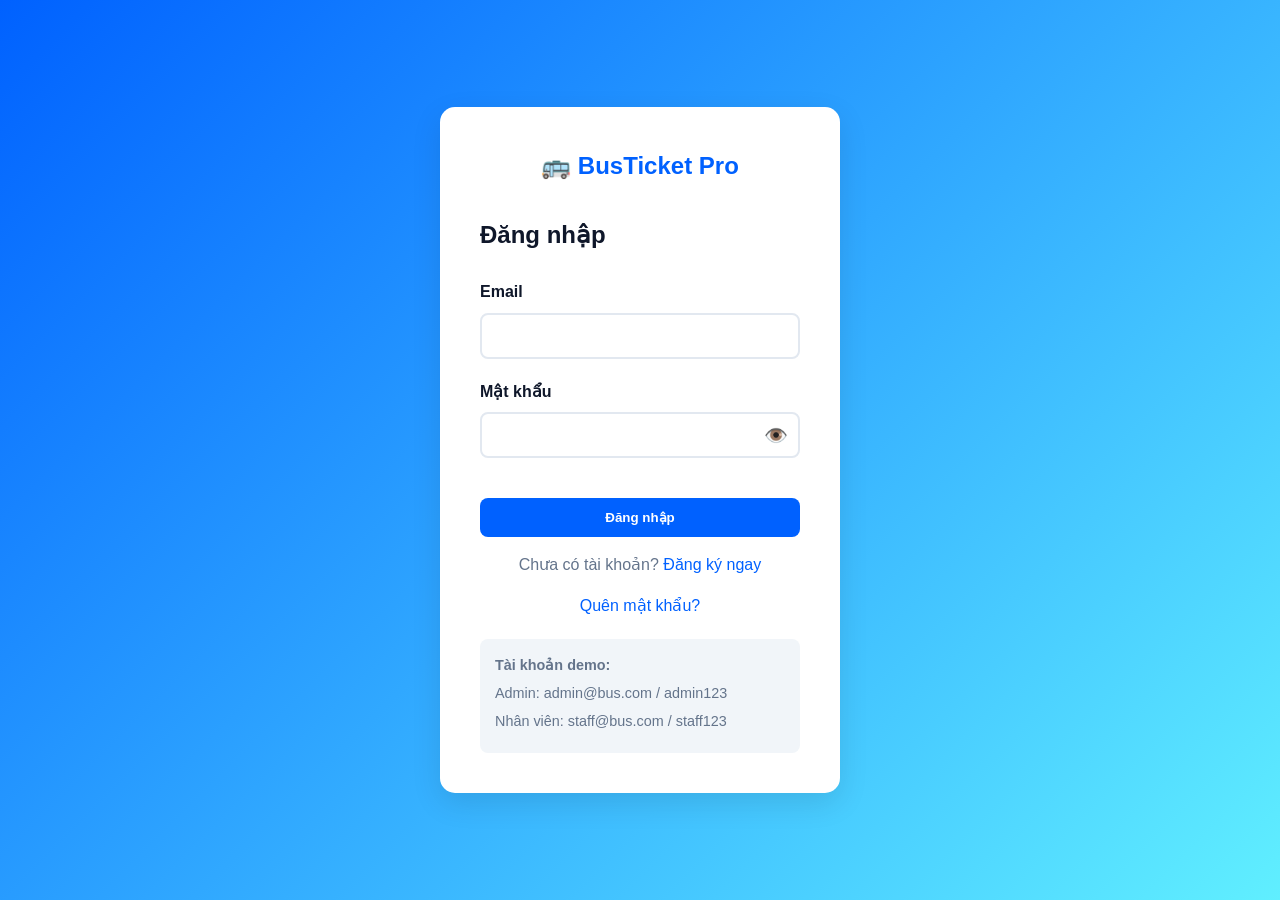
<file: admin-routes.html>
<!DOCTYPE html>
<html lang="vi">
<head>
    <meta charset="UTF-8">
    <meta name="viewport" content="width=device-width, initial-scale=1.0">
    <title>Quản lý tuyến đường - Admin</title>
    <link rel="stylesheet" href="style.css">
</head>
<body>
    <nav class="navbar">
        <div class="nav-container">
            <a href="admin-dashboard.html" class="logo">🚌 BusTicket Admin</a>
            <ul class="nav-links">
                <li><a href="admin-dashboard.html">Dashboard</a></li>
                <li><a href="admin-routes.html">Tuyến đường</a></li>
                <li><a href="admin-buses.html">Xe</a></li>
                <li><a href="admin-schedules.html">Lịch trình</a></li>
                <li><a href="admin-reports.html">Báo cáo</a></li>
                <li><a onclick="logout()" style="cursor: pointer;">Đăng xuất</a></li>
            </ul>
        </div>
    </nav>

    <div class="container">
        <h1>Quản lý tuyến đường</h1>

        <div class="admin-form" style="margin-bottom: 40px;">
            <h2>Thêm tuyến đường mới</h2>
            <form id="addRouteForm">
                <div class="form-row">
                    <div class="form-group">
                        <label>Tên tuyến</label>
                        <input type="text" id="routeName" required>
                    </div>
                    <div class="form-group">
                        <label>Điểm xuất phát</label>
                        <input type="text" id="routeStart" required>
                    </div>
                </div>
                <div class="form-row">
                    <div class="form-group">
                        <label>Điểm kết thúc</label>
                        <input type="text" id="routeEnd" required>
                    </div>
                    <div class="form-group">
                        <label>Quãng đường (km)</label>
                        <input type="number" id="routeDistance" required>
                    </div>
                </div>
                <div class="form-group">
                    <label>Thời gian ước tính (giờ)</label>
                    <input type="number" id="routeTime" required>
                </div>
                <button type="submit" class="btn-primary">Thêm tuyến đường</button>
            </form>
        </div>

        <h2>Danh sách tuyến đường</h2>
        <div id="routesList"></div>
    </div>

    <script src="db.js"></script>
    <script src="auth.js"></script>
    <script src="utils.js"></script>
    <script>
        if (!checkAdminAuth()) exit;

        function loadRoutes() {
            const routes = db.getRoutes();
            let html = '<table class="table"><thead><tr><th>Tên</th><th>Từ</th><th>Đến</th><th>Km</th><th>Giờ</th><th>Trạng thái</th><th>Hành động</th></tr></thead><tbody>';
            
            routes.forEach(route => {
                html += `
                    <tr>
                        <td>${route.name}</td>
                        <td>${route.startPoint}</td>
                        <td>${route.endPoint}</td>
                        <td>${route.distance}</td>
                        <td>${route.estimatedTime}</td>
                        <td><span class="badge badge-${route.status}">${route.status}</span></td>
                        <td>
                            <button onclick="deleteRoute(${route.id})" class="btn-small btn-danger">Xóa</button>
                        </td>
                    </tr>
                `;
            });
            
            html += '</tbody></table>';
            document.getElementById('routesList').innerHTML = html;
        }

        function deleteRoute(routeId) {
            if (confirm('Bạn có chắc chắn muốn xóa tuyến đường này?')) {
                const routes = JSON.parse(localStorage.getItem('routes'));
                const filtered = routes.filter(r => r.id !== routeId);
                localStorage.setItem('routes', JSON.stringify(filtered));
                showNotification('Tuyến đường đã được xóa');
                loadRoutes();
            }
        }

        document.getElementById('addRouteForm').addEventListener('submit', function(e) {
            e.preventDefault();
            
            const name = document.getElementById('routeName').value;
            const startPoint = document.getElementById('routeStart').value;
            const endPoint = document.getElementById('routeEnd').value;
            const distance = parseInt(document.getElementById('routeDistance').value);
            const estimatedTime = parseInt(document.getElementById('routeTime').value);

            db.addRoute(name, startPoint, endPoint, distance, estimatedTime);
            showNotification('Tuyến đường đã được thêm');
            this.reset();
            loadRoutes();
        });

        loadRoutes();
    </script>
</body>
</html>
</file>
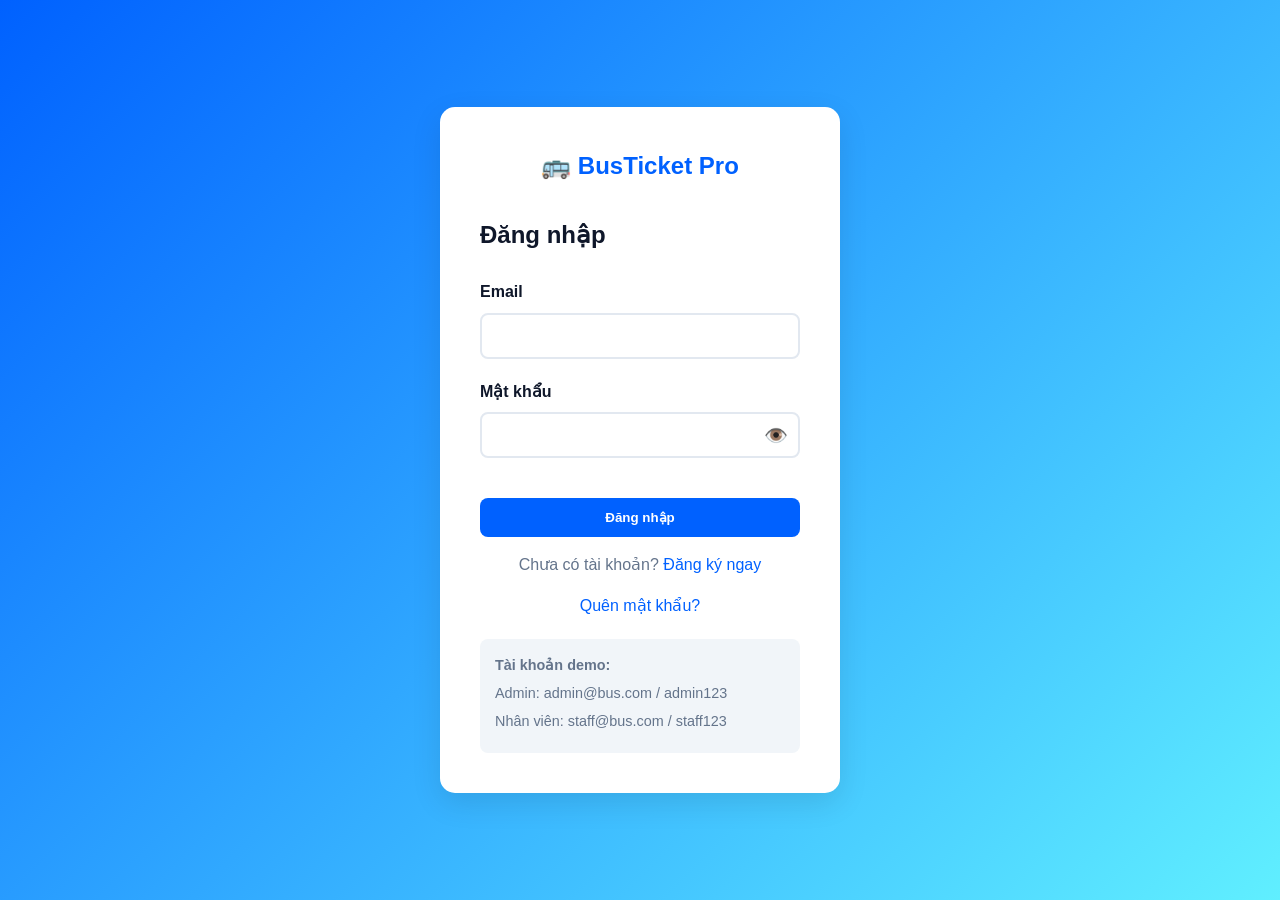
<file: admin-schedules.html>
<!DOCTYPE html>
<html lang="vi">
<head>
    <meta charset="UTF-8">
    <meta name="viewport" content="width=device-width, initial-scale=1.0">
    <title>Quản lý lịch trình - Admin</title>
    <link rel="stylesheet" href="style.css">
</head>
<body>
    <nav class="navbar">
        <div class="nav-container">
            <a href="admin-dashboard.html" class="logo">🚌 BusTicket Admin</a>
            <ul class="nav-links">
                <li><a href="admin-dashboard.html">Dashboard</a></li>
                <li><a href="admin-routes.html">Tuyến đường</a></li>
                <li><a href="admin-buses.html">Xe</a></li>
                <li><a href="admin-schedules.html">Lịch trình</a></li>
                <li><a href="admin-reports.html">Báo cáo</a></li>
                <li><a onclick="logout()" style="cursor: pointer;">Đăng xuất</a></li>
            </ul>
        </div>
    </nav>

    <div class="container">
        <h1>Quản lý lịch trình</h1>

        <div class="admin-form" style="margin-bottom: 40px;">
            <h2>Thêm lịch trình mới</h2>
            <form id="addScheduleForm">
                <div class="form-row">
                    <div class="form-group">
                        <label>Tuyến đường</label>
                        <select id="scheduleRoute" required>
                            <option value="">-- Chọn tuyến --</option>
                        </select>
                    </div>
                    <div class="form-group">
                        <label>Xe</label>
                        <select id="scheduleBus" required>
                            <option value="">-- Chọn xe --</option>
                        </select>
                    </div>
                </div>
                <div class="form-row">
                    <div class="form-group">
                        <label>Tài xế</label>
                        <select id="scheduleDriver" required>
                            <option value="">-- Chọn tài xế --</option>
                        </select>
                    </div>
                    <div class="form-group">
                        <label>Ngày</label>
                        <input type="date" id="scheduleDate" required>
                    </div>
                </div>
                <div class="form-row">
                    <div class="form-group">
                        <label>Giờ xuất phát</label>
                        <input type="time" id="scheduleDepartureTime" required>
                    </div>
                    <div class="form-group">
                        <label>Giờ dự kiến đến</label>
                        <input type="time" id="scheduleArrivalTime" required>
                    </div>
                </div>
                <button type="submit" class="btn-primary">Thêm lịch trình</button>
            </form>
        </div>

        <h2>Danh sách lịch trình</h2>
        <div id="schedulesList"></div>
    </div>

    <script src="db.js"></script>
    <script src="auth.js"></script>
    <script src="utils.js"></script>
    <script>
        if (!checkAdminAuth()) exit;

        // Load routes into select
        const routes = db.getRoutes();
        const routeSelect = document.getElementById('scheduleRoute');
        routes.forEach(route => {
            const option = document.createElement('option');
            option.value = route.id;
            option.textContent = route.name;
            routeSelect.appendChild(option);
        });

        // Load buses into select
        const buses = JSON.parse(localStorage.getItem('buses'));
        const busSelect = document.getElementById('scheduleBus');
        buses.forEach(bus => {
            const option = document.createElement('option');
            option.value = bus.id;
            option.textContent = `${bus.type} - ${bus.licensePlate}`;
            busSelect.appendChild(option);
        });

        // Load drivers into select
        const drivers = JSON.parse(localStorage.getItem('drivers'));
        const driverSelect = document.getElementById('scheduleDriver');
        drivers.forEach(driver => {
            const option = document.createElement('option');
            option.value = driver.id;
            option.textContent = driver.name;
            driverSelect.appendChild(option);
        });

        // Set minimum date to today
        const today = new Date().toISOString().split('T')[0];
        document.getElementById('scheduleDate').min = today;

        function loadSchedules() {
            const schedules = db.getSchedules();
            let html = '<table class="table"><thead><tr><th>Tuyến</th><th>Xe</th><th>Ngày</th><th>Giờ xuất/đến</th><th>Trạng thái</th><th>Hành động</th></tr></thead><tbody>';
            
            schedules.forEach(schedule => {
                const route = routes.find(r => r.id === schedule.routeId);
                const bus = buses.find(b => b.id === schedule.busId);
                
                html += `
                    <tr>
                        <td>${route.name}</td>
                        <td>${bus.type} - ${bus.licensePlate}</td>
                        <td>${schedule.date}</td>
                        <td>${schedule.departureTime} / ${schedule.arrivalTime}</td>
                        <td><span class="badge badge-${schedule.status}">${schedule.status}</span></td>
                        <td>
                            <button onclick="deleteSchedule(${schedule.id})" class="btn-small btn-danger">Xóa</button>
                        </td>
                    </tr>
                `;
            });
            
            html += '</tbody></table>';
            document.getElementById('schedulesList').innerHTML = html;
        }

        function deleteSchedule(scheduleId) {
            if (confirm('Bạn có chắc chắn muốn xóa lịch trình này?')) {
                const schedules = JSON.parse(localStorage.getItem('schedules'));
                const filtered = schedules.filter(s => s.id !== scheduleId);
                localStorage.setItem('schedules', JSON.stringify(filtered));
                showNotification('Lịch trình đã được xóa');
                loadSchedules();
            }
        }

        document.getElementById('addScheduleForm').addEventListener('submit', function(e) {
            e.preventDefault();
            
            const routeId = parseInt(document.getElementById('scheduleRoute').value);
            const busId = parseInt(document.getElementById('scheduleBus').value);
            const driverId = parseInt(document.getElementById('scheduleDriver').value);
            const date = document.getElementById('scheduleDate').value;
            const departureTime = document.getElementById('scheduleDepartureTime').value;
            const arrivalTime = document.getElementById('scheduleArrivalTime').value;

            db.addSchedule(routeId, busId, driverId, date, departureTime, arrivalTime);
            showNotification('Lịch trình đã được thêm');
            this.reset();
            loadSchedules();
        });

        loadSchedules();
    </script>
</body>
</html>
</file>
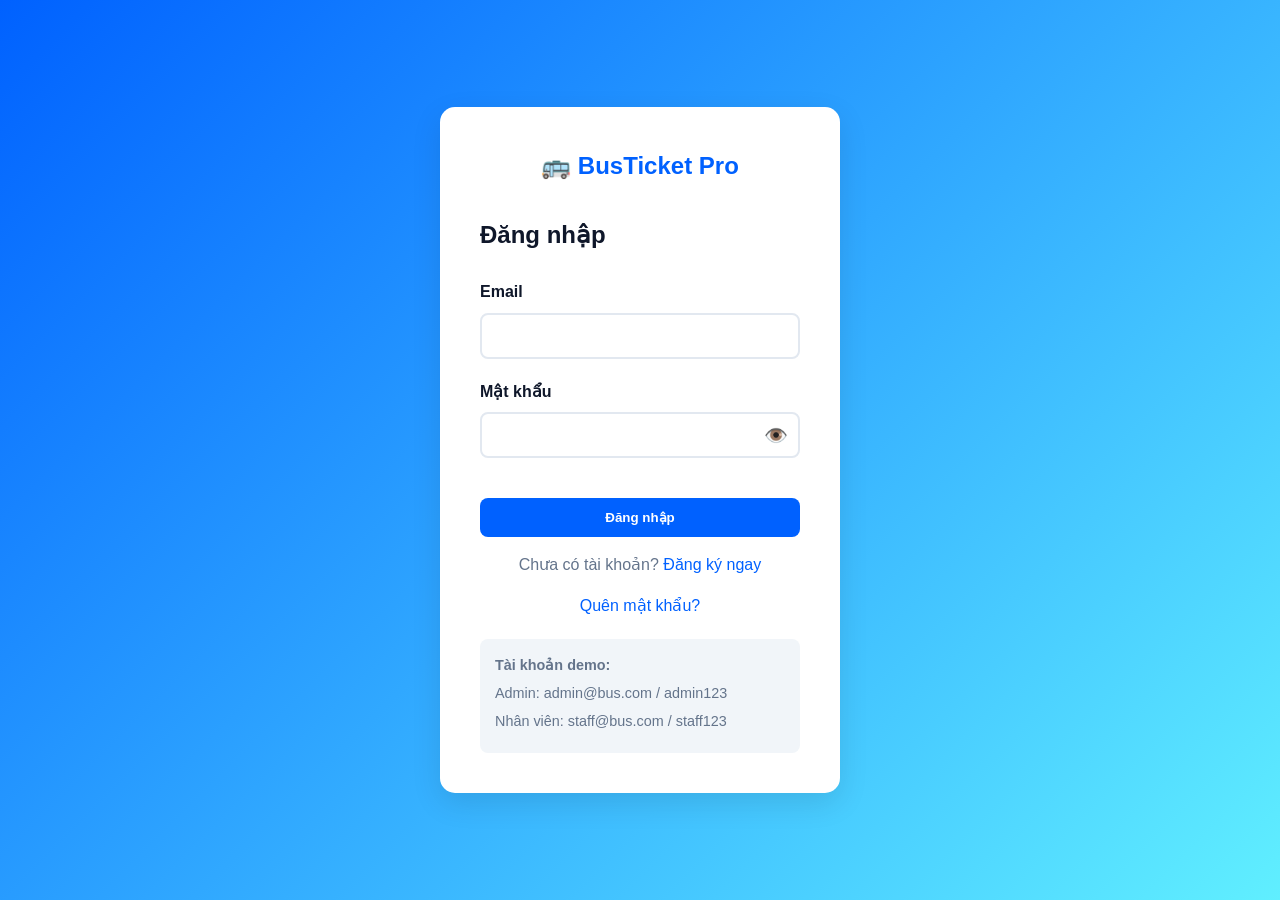
<file: booking.html>
<!DOCTYPE html>
<html lang="vi">
<head>
    <meta charset="UTF-8">
    <meta name="viewport" content="width=device-width, initial-scale=1.0">
    <title>Đặt vé - Bus Ticket Management</title>
    <link rel="stylesheet" href="style.css">
</head>
<body>
    <nav class="navbar">
        <div class="nav-container">
            <a href="dashboard.html" class="logo">🚌 BusTicket Pro</a>
            <ul class="nav-links">
                <li><a href="dashboard.html">Dashboard</a></li>
                <li><a href="booking.html">Đặt vé</a></li>
                <li><a href="my-tickets.html">Vé của tôi</a></li>
                <li><a href="profile.html">Tài khoản</a></li>
                <li><a onclick="logout()" style="cursor: pointer;">Đăng xuất</a></li>
            </ul>
        </div>
    </nav>

    <div class="container">
        <h1>Đặt vé xe bus</h1>

        <div class="booking-form">
            <h2>Tìm chuyến đi</h2>
            <form id="searchForm">
                <div class="form-row">
                    <div class="form-group">
                        <label>Tuyến đường</label>
                        <select id="routeSelect" required>
                            <option value="">-- Chọn tuyến đường --</option>
                        </select>
                    </div>
                    <div class="form-group">
                        <label>Ngày đi</label>
                        <input type="date" id="dateSelect" required>
                    </div>
                </div>
                <button type="submit" class="btn-primary">Tìm kiếm</button>
            </form>
        </div>

        <div id="searchResults" style="margin-top: 40px; display: none;">
            <h2>Kết quả tìm kiếm</h2>
            <div id="schedulesList"></div>
        </div>

        <div id="bookingSection" style="display: none; margin-top: 40px;">
            <h2>Thông tin hành khách</h2>
            <form id="bookingForm">
                <input type="hidden" id="selectedScheduleId">
                <div class="form-row">
                    <div class="form-group">
                        <label>Họ và tên</label>
                        <input type="text" id="passengerName" required>
                    </div>
                    <div class="form-group">
                        <label>Số điện thoại</label>
                        <input type="tel" id="passengerPhone" required>
                    </div>
                </div>
                <div class="form-group">
                    <label>Chọn ghế</label>
                    <div id="seatMap" class="seat-map"></div>
                </div>
                <div class="form-group">
                    <label>Phương thức thanh toán</label>
                    <select id="paymentMethod" required>
                        <option value="">-- Chọn phương thức --</option>
                        <option value="cash">Tiền mặt</option>
                        <option value="card">Thẻ ngân hàng</option>
                        <option value="ewallet">Ví điện tử</option>
                    </select>
                </div>
                <div id="totalPrice" style="margin-top: 20px; font-weight: bold; font-size: 18px;"></div>
                <button type="submit" class="btn-primary" style="margin-top: 20px;">Xác nhận đặt vé</button>
            </form>
        </div>
    </div>

    <script src="db.js"></script>
    <script src="auth.js"></script>
    <script src="utils.js"></script>
    <script>
        if (!checkAuth()) exit;

        const user = getCurrentUser();
        let selectedSeat = null;
        let selectedSchedule = null;
        const pricePerSeat = 450000;

        // Load routes
        const routes = db.getRoutes();
        const routeSelect = document.getElementById('routeSelect');
        routes.forEach(route => {
            const option = document.createElement('option');
            option.value = route.id;
            option.textContent = `${route.name} (${route.distance}km - ${route.estimatedTime}h)`;
            routeSelect.appendChild(option);
        });

        // Set today as minimum date
        const today = new Date().toISOString().split('T')[0];
        document.getElementById('dateSelect').min = today;

        document.getElementById('searchForm').addEventListener('submit', function(e) {
            e.preventDefault();
            const routeId = parseInt(document.getElementById('routeSelect').value);
            const date = document.getElementById('dateSelect').value;

            const schedules = db.getSchedules(routeId).filter(s => s.date === date && s.status === 'scheduled');
            
            if (schedules.length === 0) {
                showNotification('Không có chuyến đi nào cho tuyến và ngày này', 'warning');
                return;
            }

            const schedulesList = document.getElementById('schedulesList');
            let html = '';

            schedules.forEach(schedule => {
                const route = routes.find(r => r.id === schedule.routeId);
                const bus = JSON.parse(localStorage.getItem('buses')).find(b => b.id === schedule.busId);
                const driver = JSON.parse(localStorage.getItem('drivers')).find(d => d.id === schedule.driverId);
                
                html += `
                    <div class="schedule-card">
                        <div class="schedule-info">
                            <h3>${route.name}</h3>
                            <p>Giờ xuất phát: <strong>${schedule.departureTime}</strong></p>
                            <p>Giờ dự kiến đến: <strong>${schedule.arrivalTime}</strong></p>
                            <p>Loại xe: <strong>${bus.type}</strong> - Sức chứa: ${bus.capacity} chỗ</p>
                            <p>Tài xế: <strong>${driver.name}</strong></p>
                        </div>
                        <div class="schedule-action">
                            <p class="price">${formatCurrency(pricePerSeat)}</p>
                            <button class="btn-primary" onclick="selectSchedule(${schedule.id}, '${route.name}')">Chọn</button>
                        </div>
                    </div>
                `;
            });

            schedulesList.innerHTML = html;
            document.getElementById('searchResults').style.display = 'block';
        });

        function selectSchedule(scheduleId, routeName) {
            selectedSchedule = scheduleId;
            document.getElementById('selectedScheduleId').value = scheduleId;
            document.getElementById('bookingSection').style.display = 'block';
            document.getElementById('passengerName').value = user.name;
            document.getElementById('passengerPhone').value = user.phone;

            // Generate seat map
            const schedule = db.getSchedules().find(s => s.id === scheduleId);
            const bus = JSON.parse(localStorage.getItem('buses')).find(b => b.id === schedule.busId);
            const bookedSeats = db.getTickets().filter(t => t.scheduleId === scheduleId && t.status !== 'cancelled').map(t => t.seatNumber);

            let seatHtml = '';
            for (let i = 1; i <= bus.capacity; i++) {
                const isBooked = bookedSeats.includes(`${i}`);
                seatHtml += `
                    <div class="seat ${isBooked ? 'booked' : 'available'} ${selectedSeat === i ? 'selected' : ''}" 
                         onclick="${isBooked ? '' : `selectSeat(${i})`}">
                        ${i}
                    </div>
                `;
            }
            document.getElementById('seatMap').innerHTML = seatHtml;
        }

        function selectSeat(seatNumber) {
            selectedSeat = seatNumber;
            const seats = document.querySelectorAll('.seat');
            seats.forEach(seat => seat.classList.remove('selected'));
            document.querySelector(`.seat:nth-child(${seatNumber})`).classList.add('selected');
            
            document.getElementById('totalPrice').innerHTML = `
                Ghế số <strong>${seatNumber}</strong> - Giá: <strong>${formatCurrency(pricePerSeat)}</strong>
            `;
        }

        document.getElementById('bookingForm').addEventListener('submit', function(e) {
            e.preventDefault();

            if (!selectedSeat) {
                showNotification('Vui lòng chọn ghế', 'error');
                return;
            }

            const passengerName = document.getElementById('passengerName').value;
            const passengerPhone = document.getElementById('passengerPhone').value;
            const paymentMethod = document.getElementById('paymentMethod').value;

            // Book ticket
            const ticket = db.bookTicket(selectedSchedule, passengerName, user.email, passengerPhone, selectedSeat, pricePerSeat);

            // Add payment transaction
            if (paymentMethod === 'cash') {
                ticket.status = 'unpaid';
            } else {
                db.addTransaction(ticket.id, paymentMethod, pricePerSeat);
                ticket.status = 'paid';
                db.updateTicketStatus(ticket.id, 'paid');
            }

            showNotification('Đặt vé thành công!');
            setTimeout(() => {
                window.location.href = `ticket-detail.html?id=${ticket.id}`;
            }, 1500);
        });
    </script>
</body>
</html>
</file>
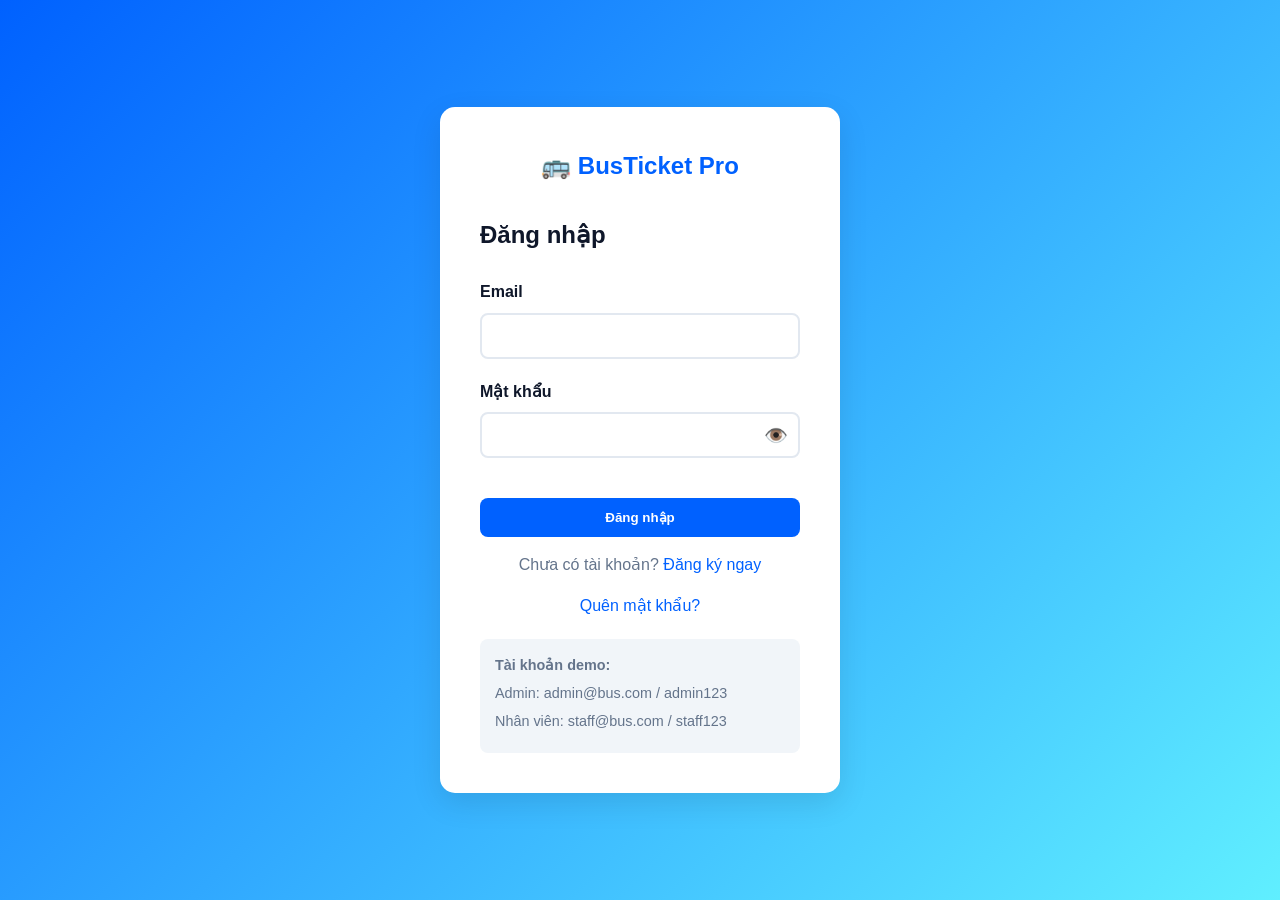
<file: dashboard.html>
<!DOCTYPE html>
<html lang="vi">
<head>
    <meta charset="UTF-8">
    <meta name="viewport" content="width=device-width, initial-scale=1.0">
    <title>Dashboard - Bus Ticket Management</title>
    <link rel="stylesheet" href="style.css">
</head>
<body>
    <nav class="navbar">
        <div class="nav-container">
            <a href="dashboard.html" class="logo">🚌 BusTicket Pro</a>
            <ul class="nav-links">
                <li><a href="dashboard.html">Dashboard</a></li>
                <li><a href="booking.html">Đặt vé</a></li>
                <li><a href="my-tickets.html">Vé của tôi</a></li>
                <li><a href="profile.html">Tài khoản</a></li>
                <li><a onclick="logout()" style="cursor: pointer;">Đăng xuất</a></li>
            </ul>
        </div>
    </nav>

    <div class="container">
        <h1>Dashboard khách hàng</h1>
        <div id="userGreeting"></div>

        <div class="quick-actions">
            <div class="quick-action">
                <h3>📅 Đặt vé mới</h3>
                <a href="booking.html" class="btn-primary">Bắt đầu</a>
            </div>
            <div class="quick-action">
                <h3>🎫 Vé của tôi</h3>
                <a href="my-tickets.html" class="btn-primary">Xem</a>
            </div>
            <div class="quick-action">
                <h3>⚙️ Cài đặt tài khoản</h3>
                <a href="profile.html" class="btn-primary">Quản lý</a>
            </div>
        </div>

        <section class="recent-bookings">
            <h2>Vé gần đây</h2>
            <div id="recentTickets"></div>
        </section>
    </div>

    <script src="db.js"></script>
    <script src="auth.js"></script>
    <script src="utils.js"></script>
    <script>
        if (!checkAuth()) exit;

        const user = getCurrentUser();
        document.getElementById('userGreeting').innerHTML = `
            <div class="alert alert-info">
                Xin chào, <strong>${user.name}</strong>! Chào mừng bạn trở lại.
            </div>
        `;

        // Load recent tickets
        const tickets = db.getTickets('passengerEmail', user.email);
        const recentTicketsDiv = document.getElementById('recentTickets');
        
        if (tickets.length === 0) {
            recentTicketsDiv.innerHTML = '<p>Bạn chưa có vé nào. <a href="booking.html">Đặt vé ngay</a></p>';
        } else {
            let html = '<table class="table"><tbody>';
            tickets.slice(0, 5).forEach(ticket => {
                const schedule = db.getSchedules().find(s => s.id === ticket.scheduleId);
                if (schedule) {
                    html += `
                        <tr>
                            <td>${getRouteNameById(schedule.routeId)}</td>
                            <td>${schedule.date} ${schedule.departureTime}</td>
                            <td>Ghế ${ticket.seatNumber}</td>
                            <td><span class="badge badge-${ticket.status}">${ticket.status}</span></td>
                            <td><a href="ticket-detail.html?id=${ticket.id}" class="btn-small">Chi tiết</a></td>
                        </tr>
                    `;
                }
            });
            html += '</tbody></table>';
            recentTicketsDiv.innerHTML = html;
        }
    </script>
</body>
</html>
</file>
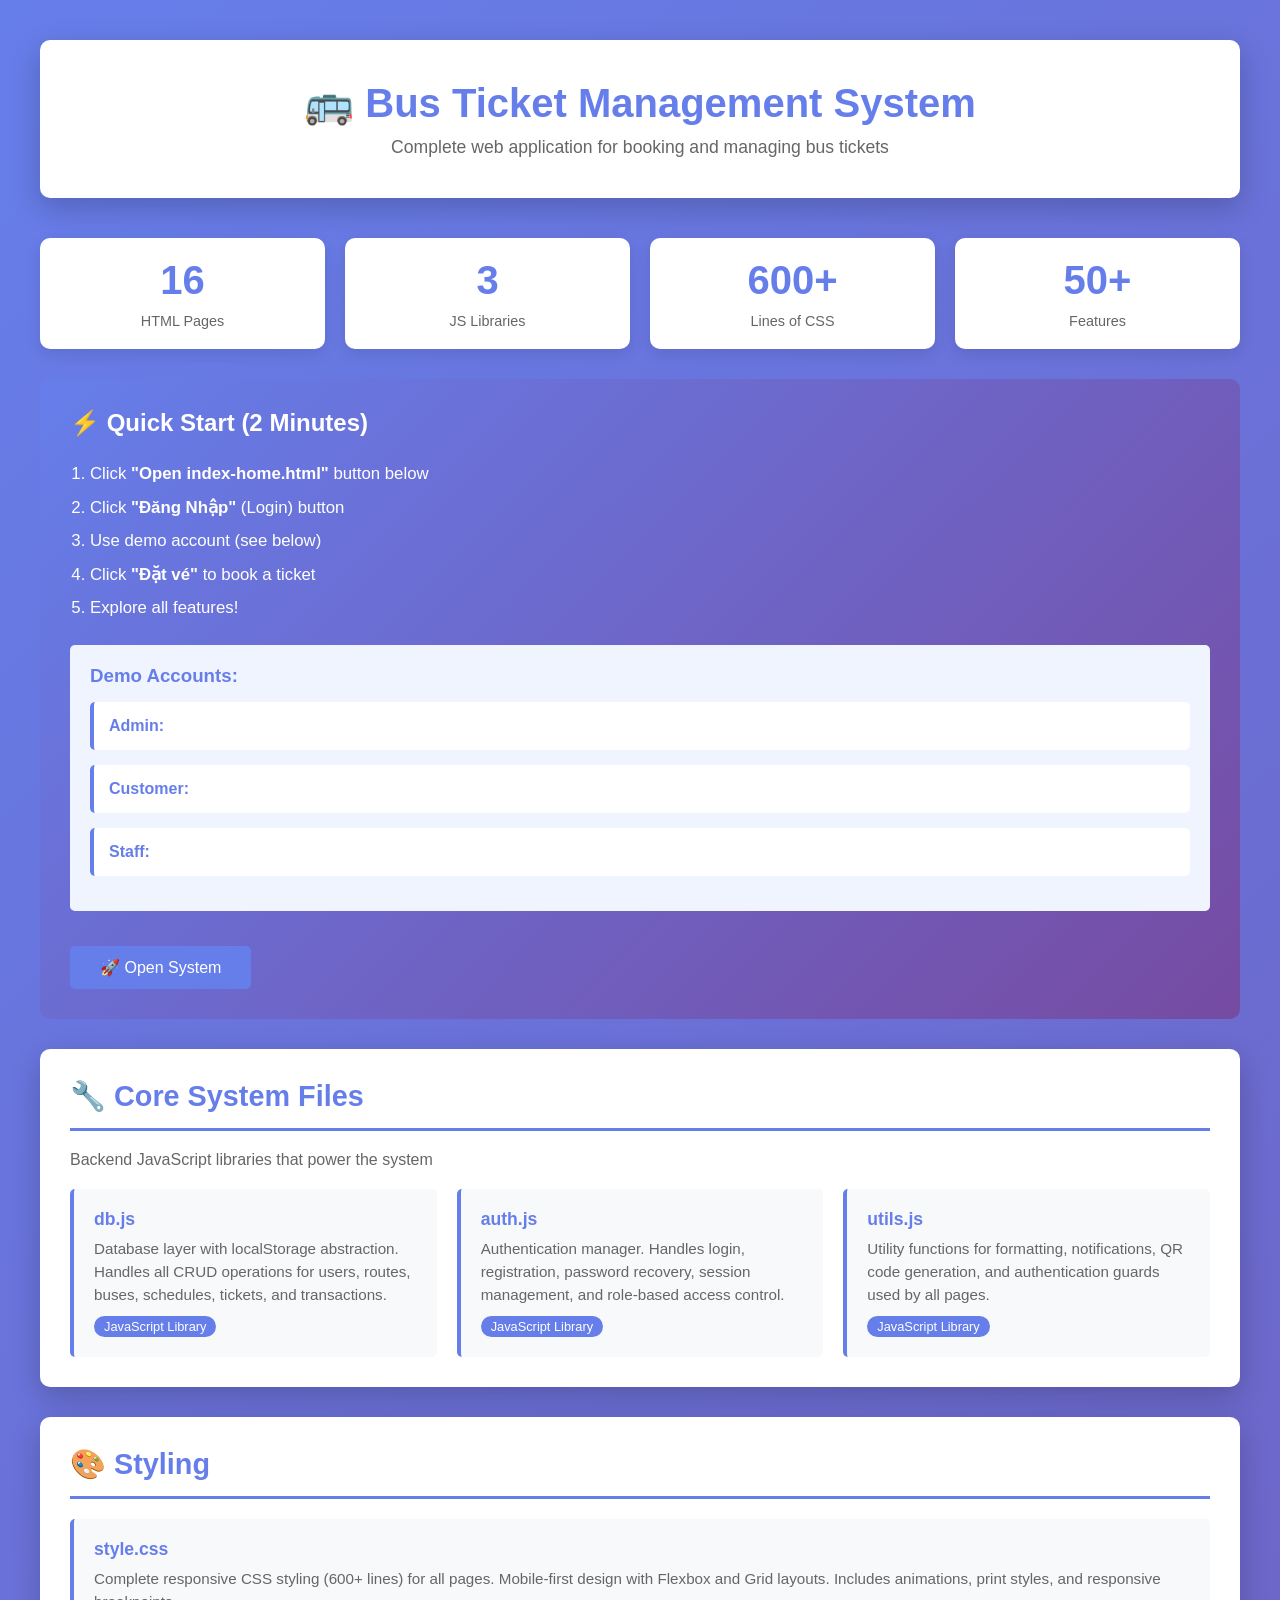
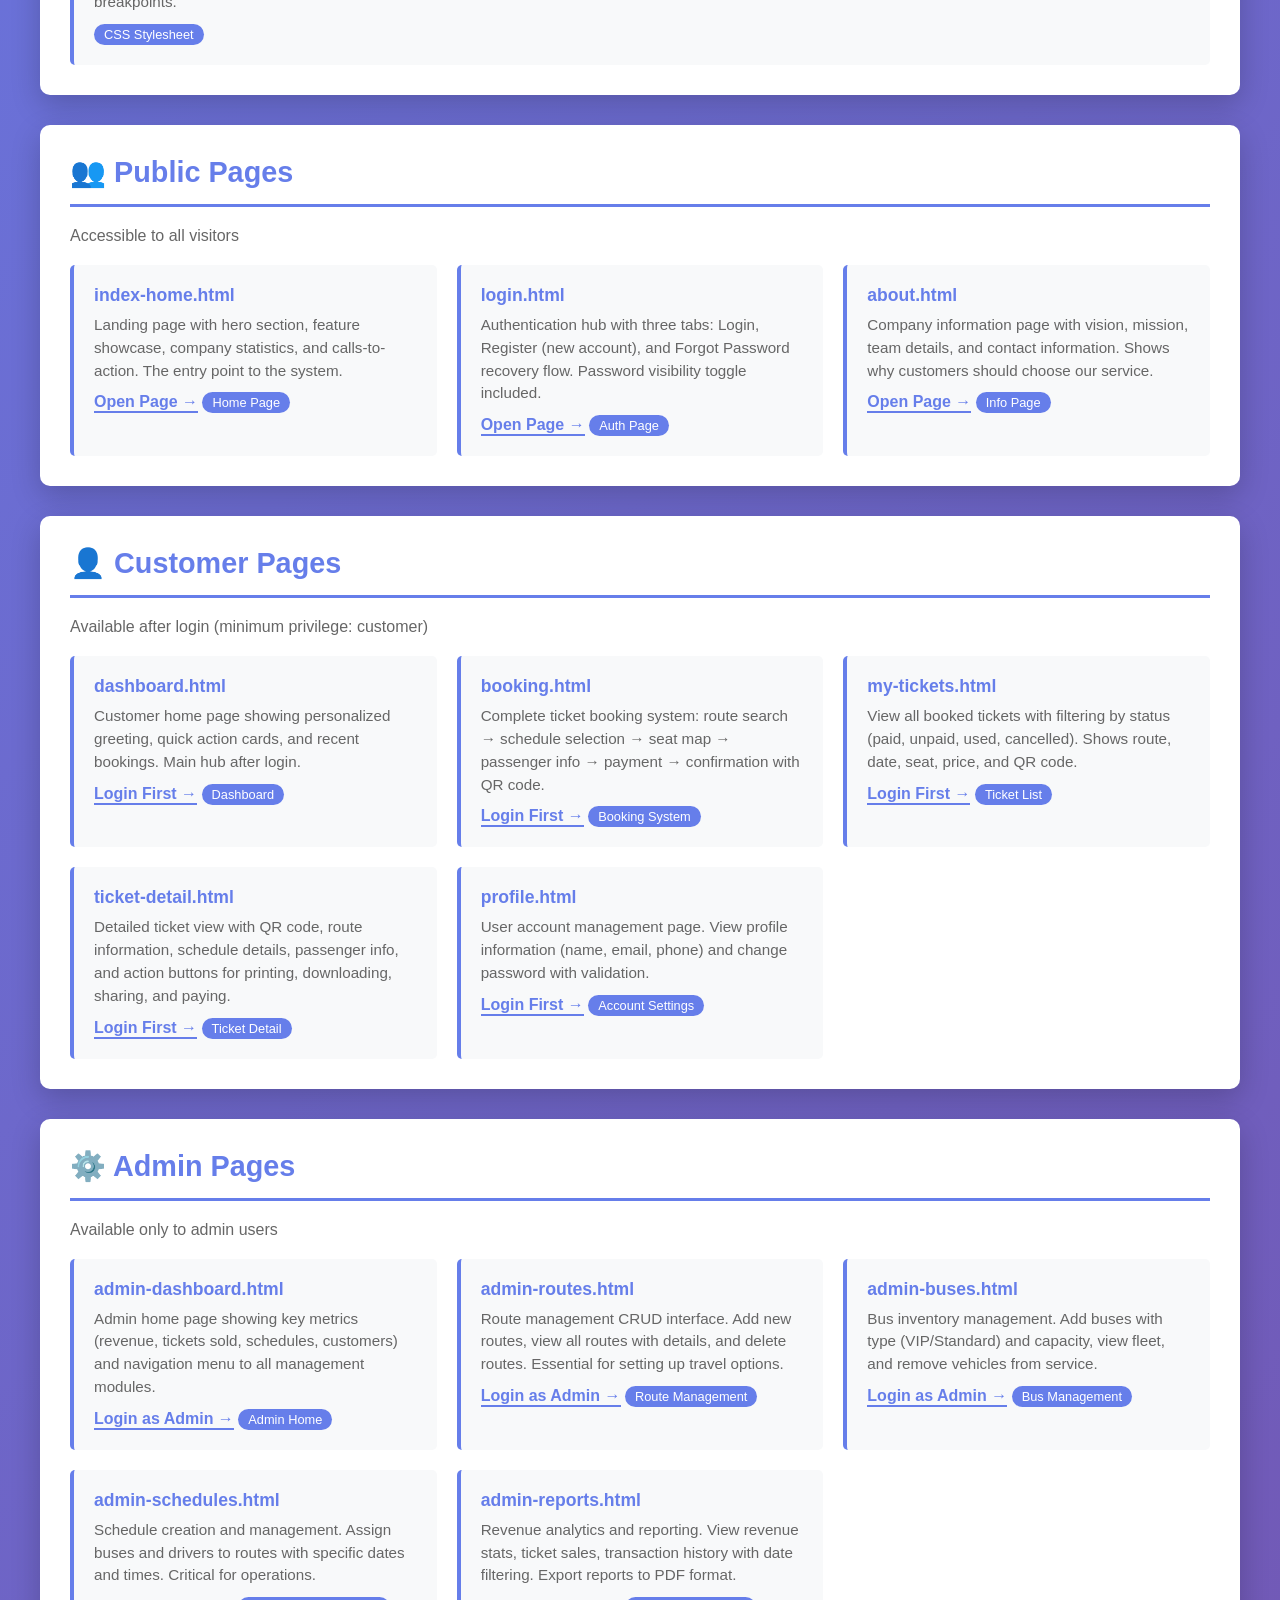
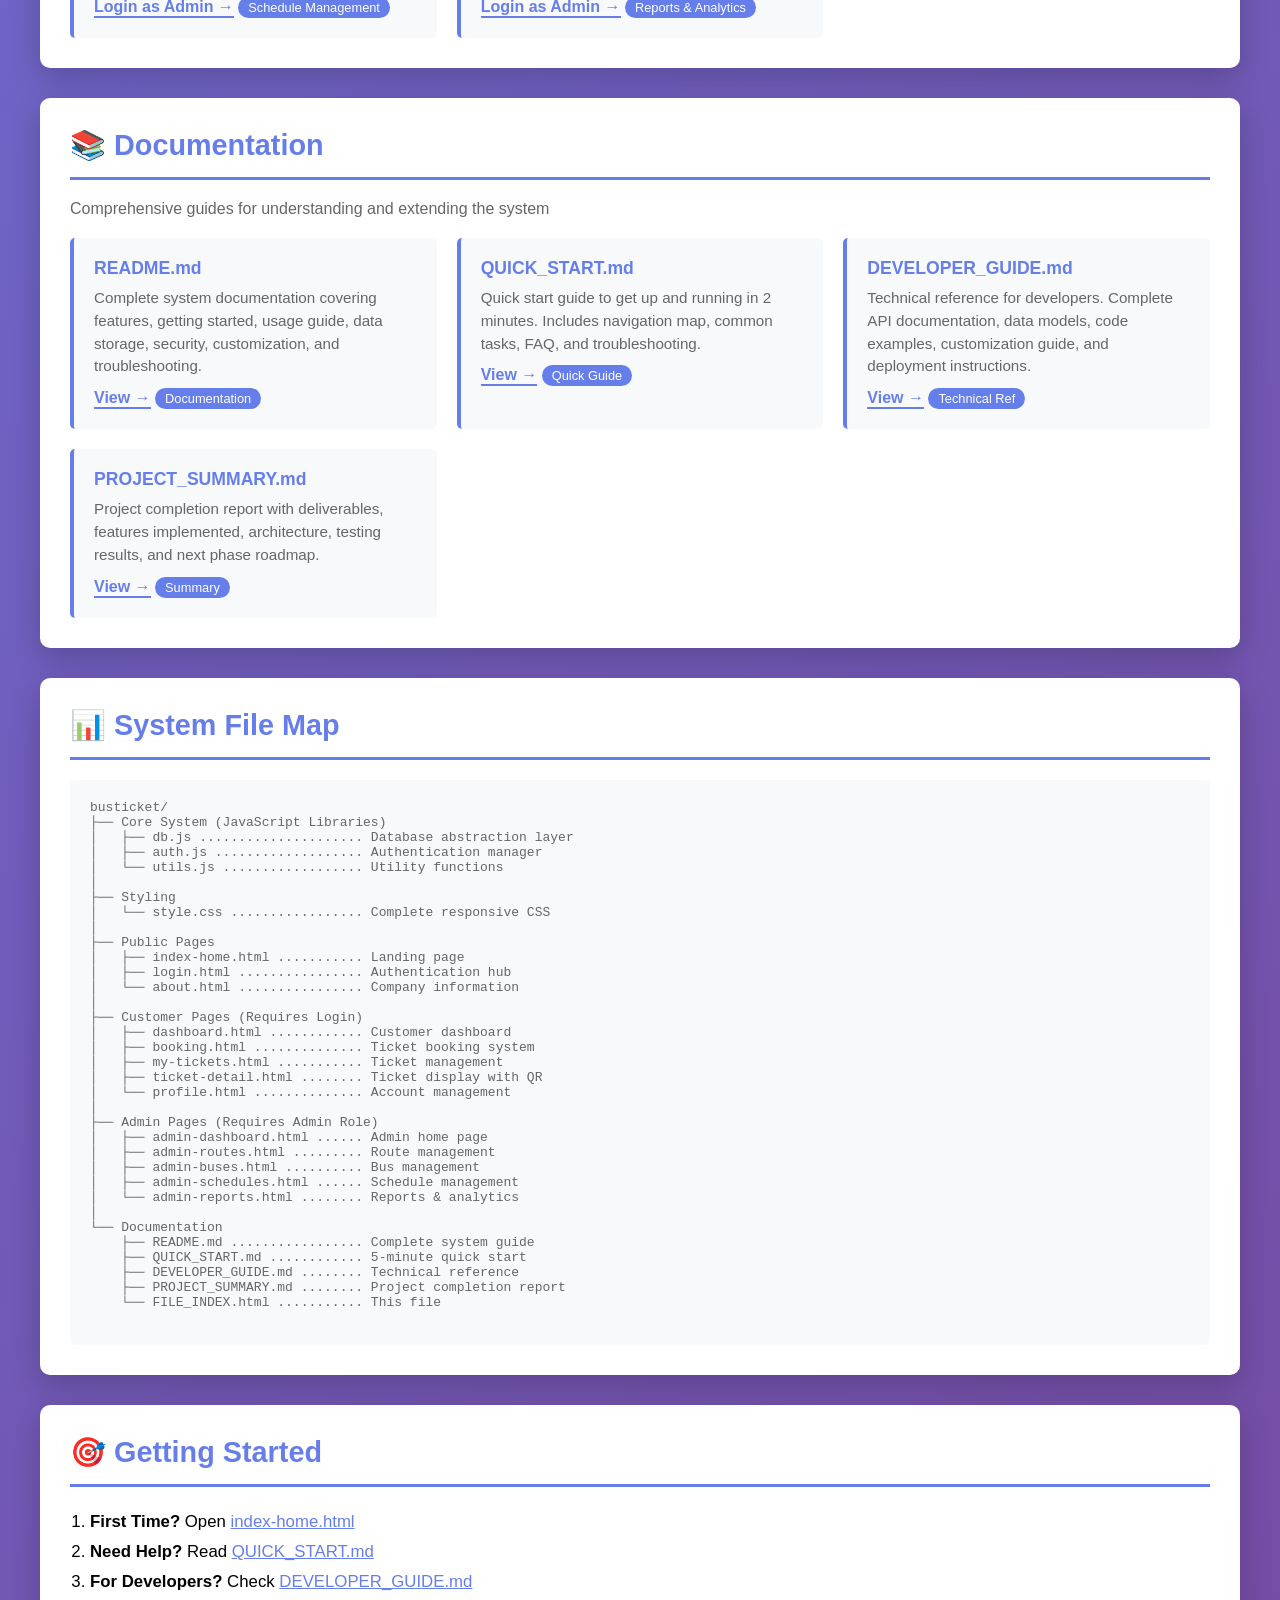
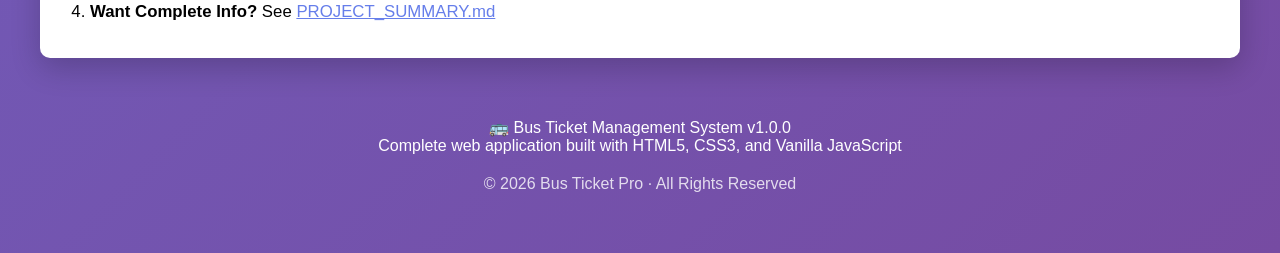
<file: FILE_INDEX.html>
<!DOCTYPE html>
<html lang="en">
<head>
    <meta charset="UTF-8">
    <meta name="viewport" content="width=device-width, initial-scale=1.0">
    <title>Bus Ticket System - File Index</title>
    <style>
        * {
            margin: 0;
            padding: 0;
            box-sizing: border-box;
        }
        body {
            font-family: 'Segoe UI', Tahoma, Geneva, Verdana, sans-serif;
            background: linear-gradient(135deg, #667eea 0%, #764ba2 100%);
            min-height: 100vh;
            padding: 40px 20px;
        }
        .container {
            max-width: 1200px;
            margin: 0 auto;
        }
        header {
            background: white;
            padding: 40px;
            border-radius: 10px;
            box-shadow: 0 10px 30px rgba(0,0,0,0.2);
            margin-bottom: 40px;
            text-align: center;
        }
        header h1 {
            color: #667eea;
            margin-bottom: 10px;
            font-size: 2.5em;
        }
        header p {
            color: #666;
            font-size: 1.1em;
        }
        .section {
            background: white;
            border-radius: 10px;
            padding: 30px;
            margin-bottom: 30px;
            box-shadow: 0 10px 30px rgba(0,0,0,0.2);
        }
        .section h2 {
            color: #667eea;
            border-bottom: 3px solid #667eea;
            padding-bottom: 15px;
            margin-bottom: 20px;
            font-size: 1.8em;
        }
        .file-list {
            display: grid;
            grid-template-columns: repeat(auto-fit, minmax(300px, 1fr));
            gap: 20px;
        }
        .file-item {
            background: #f8f9fa;
            padding: 20px;
            border-left: 4px solid #667eea;
            border-radius: 5px;
            transition: transform 0.2s, box-shadow 0.2s;
        }
        .file-item:hover {
            transform: translateY(-5px);
            box-shadow: 0 5px 20px rgba(102, 126, 234, 0.4);
        }
        .file-item h3 {
            color: #667eea;
            margin-bottom: 8px;
            font-size: 1.1em;
        }
        .file-item p {
            color: #666;
            font-size: 0.95em;
            line-height: 1.5;
        }
        .file-item .type {
            display: inline-block;
            background: #667eea;
            color: white;
            padding: 3px 10px;
            border-radius: 15px;
            font-size: 0.8em;
            margin-top: 10px;
        }
        .file-item a {
            display: inline-block;
            margin-top: 10px;
            color: #667eea;
            text-decoration: none;
            font-weight: bold;
            border-bottom: 2px solid #667eea;
            transition: all 0.2s;
        }
        .file-item a:hover {
            color: #764ba2;
            border-bottom-color: #764ba2;
        }
        .quick-start {
            background: linear-gradient(135deg, #667eea 0%, #764ba2 100%);
            color: white;
            padding: 30px;
            border-radius: 10px;
            margin-bottom: 30px;
        }
        .quick-start h2 {
            border-bottom-color: white;
            color: white;
            margin-bottom: 20px;
        }
        .quick-start ol {
            margin-left: 20px;
            line-height: 2;
            font-size: 1.05em;
        }
        .demo-accounts {
            background: #f0f4ff;
            padding: 20px;
            border-radius: 5px;
            margin-top: 20px;
            margin-bottom: 20px;
        }
        .demo-accounts h3 {
            color: #667eea;
            margin-bottom: 15px;
        }
        .account {
            display: flex;
            justify-content: space-around;
            margin-bottom: 15px;
            background: white;
            padding: 15px;
            border-radius: 5px;
            border-left: 4px solid #667eea;
        }
        .account div {
            flex: 1;
        }
        .account strong {
            color: #667eea;
        }
        footer {
            text-align: center;
            color: white;
            padding: 20px;
            margin-top: 40px;
        }
        .stats {
            display: grid;
            grid-template-columns: repeat(auto-fit, minmax(150px, 1fr));
            gap: 20px;
            margin-bottom: 30px;
        }
        .stat-box {
            background: white;
            padding: 20px;
            border-radius: 10px;
            text-align: center;
            box-shadow: 0 5px 15px rgba(0,0,0,0.1);
        }
        .stat-box .number {
            font-size: 2.5em;
            color: #667eea;
            font-weight: bold;
        }
        .stat-box .label {
            color: #666;
            margin-top: 10px;
            font-size: 0.9em;
        }
        .btn {
            display: inline-block;
            background: #667eea;
            color: white;
            padding: 12px 30px;
            border-radius: 5px;
            text-decoration: none;
            margin-top: 15px;
            transition: all 0.2s;
            border: none;
            cursor: pointer;
            font-size: 1em;
        }
        .btn:hover {
            background: #764ba2;
            transform: translateY(-2px);
            box-shadow: 0 5px 20px rgba(102, 126, 234, 0.4);
        }
    </style>
</head>
<body>
    <div class="container">
        <header>
            <h1>🚌 Bus Ticket Management System</h1>
            <p>Complete web application for booking and managing bus tickets</p>
        </header>

        <!-- Statistics -->
        <div class="stats">
            <div class="stat-box">
                <div class="number">16</div>
                <div class="label">HTML Pages</div>
            </div>
            <div class="stat-box">
                <div class="number">3</div>
                <div class="label">JS Libraries</div>
            </div>
            <div class="stat-box">
                <div class="number">600+</div>
                <div class="label">Lines of CSS</div>
            </div>
            <div class="stat-box">
                <div class="number">50+</div>
                <div class="label">Features</div>
            </div>
        </div>

        <!-- Quick Start -->
        <div class="quick-start">
            <h2>⚡ Quick Start (2 Minutes)</h2>
            <ol>
                <li>Click <strong>"Open index-home.html"</strong> button below</li>
                <li>Click <strong>"Đăng Nhập"</strong> (Login) button</li>
                <li>Use demo account (see below)</li>
                <li>Click <strong>"Đặt vé"</strong> to book a ticket</li>
                <li>Explore all features!</li>
            </ol>
            <div class="demo-accounts">
                <h3>Demo Accounts:</h3>
                <div class="account">
                    <div><strong>Admin:</strong></div>
                    <div>admin@bus.com</div>
                    <div>admin123</div>
                </div>
                <div class="account">
                    <div><strong>Customer:</strong></div>
                    <div>customer1@bus.com</div>
                    <div>customer123</div>
                </div>
                <div class="account">
                    <div><strong>Staff:</strong></div>
                    <div>staff@bus.com</div>
                    <div>staff123</div>
                </div>
            </div>
            <a href="index-home.html" class="btn">🚀 Open System</a>
        </div>

        <!-- Core System Files -->
        <div class="section">
            <h2>🔧 Core System Files</h2>
            <p style="margin-bottom: 20px; color: #666;">Backend JavaScript libraries that power the system</p>
            <div class="file-list">
                <div class="file-item">
                    <h3>db.js</h3>
                    <p>Database layer with localStorage abstraction. Handles all CRUD operations for users, routes, buses, schedules, tickets, and transactions.</p>
                    <span class="type">JavaScript Library</span>
                </div>
                <div class="file-item">
                    <h3>auth.js</h3>
                    <p>Authentication manager. Handles login, registration, password recovery, session management, and role-based access control.</p>
                    <span class="type">JavaScript Library</span>
                </div>
                <div class="file-item">
                    <h3>utils.js</h3>
                    <p>Utility functions for formatting, notifications, QR code generation, and authentication guards used by all pages.</p>
                    <span class="type">JavaScript Library</span>
                </div>
            </div>
        </div>

        <!-- Styling -->
        <div class="section">
            <h2>🎨 Styling</h2>
            <div class="file-list">
                <div class="file-item">
                    <h3>style.css</h3>
                    <p>Complete responsive CSS styling (600+ lines) for all pages. Mobile-first design with Flexbox and Grid layouts. Includes animations, print styles, and responsive breakpoints.</p>
                    <span class="type">CSS Stylesheet</span>
                </div>
            </div>
        </div>

        <!-- Public Pages -->
        <div class="section">
            <h2>👥 Public Pages</h2>
            <p style="margin-bottom: 20px; color: #666;">Accessible to all visitors</p>
            <div class="file-list">
                <div class="file-item">
                    <h3>index-home.html</h3>
                    <p>Landing page with hero section, feature showcase, company statistics, and calls-to-action. The entry point to the system.</p>
                    <a href="index-home.html">Open Page →</a>
                    <span class="type">Home Page</span>
                </div>
                <div class="file-item">
                    <h3>login.html</h3>
                    <p>Authentication hub with three tabs: Login, Register (new account), and Forgot Password recovery flow. Password visibility toggle included.</p>
                    <a href="login.html">Open Page →</a>
                    <span class="type">Auth Page</span>
                </div>
                <div class="file-item">
                    <h3>about.html</h3>
                    <p>Company information page with vision, mission, team details, and contact information. Shows why customers should choose our service.</p>
                    <a href="about.html">Open Page →</a>
                    <span class="type">Info Page</span>
                </div>
            </div>
        </div>

        <!-- Customer Pages -->
        <div class="section">
            <h2>👤 Customer Pages</h2>
            <p style="margin-bottom: 20px; color: #666;">Available after login (minimum privilege: customer)</p>
            <div class="file-list">
                <div class="file-item">
                    <h3>dashboard.html</h3>
                    <p>Customer home page showing personalized greeting, quick action cards, and recent bookings. Main hub after login.</p>
                    <a href="login.html">Login First →</a>
                    <span class="type">Dashboard</span>
                </div>
                <div class="file-item">
                    <h3>booking.html</h3>
                    <p>Complete ticket booking system: route search → schedule selection → seat map → passenger info → payment → confirmation with QR code.</p>
                    <a href="login.html">Login First →</a>
                    <span class="type">Booking System</span>
                </div>
                <div class="file-item">
                    <h3>my-tickets.html</h3>
                    <p>View all booked tickets with filtering by status (paid, unpaid, used, cancelled). Shows route, date, seat, price, and QR code.</p>
                    <a href="login.html">Login First →</a>
                    <span class="type">Ticket List</span>
                </div>
                <div class="file-item">
                    <h3>ticket-detail.html</h3>
                    <p>Detailed ticket view with QR code, route information, schedule details, passenger info, and action buttons for printing, downloading, sharing, and paying.</p>
                    <a href="login.html">Login First →</a>
                    <span class="type">Ticket Detail</span>
                </div>
                <div class="file-item">
                    <h3>profile.html</h3>
                    <p>User account management page. View profile information (name, email, phone) and change password with validation.</p>
                    <a href="login.html">Login First →</a>
                    <span class="type">Account Settings</span>
                </div>
            </div>
        </div>

        <!-- Admin Pages -->
        <div class="section">
            <h2>⚙️ Admin Pages</h2>
            <p style="margin-bottom: 20px; color: #666;">Available only to admin users</p>
            <div class="file-list">
                <div class="file-item">
                    <h3>admin-dashboard.html</h3>
                    <p>Admin home page showing key metrics (revenue, tickets sold, schedules, customers) and navigation menu to all management modules.</p>
                    <a href="login.html">Login as Admin →</a>
                    <span class="type">Admin Home</span>
                </div>
                <div class="file-item">
                    <h3>admin-routes.html</h3>
                    <p>Route management CRUD interface. Add new routes, view all routes with details, and delete routes. Essential for setting up travel options.</p>
                    <a href="login.html">Login as Admin →</a>
                    <span class="type">Route Management</span>
                </div>
                <div class="file-item">
                    <h3>admin-buses.html</h3>
                    <p>Bus inventory management. Add buses with type (VIP/Standard) and capacity, view fleet, and remove vehicles from service.</p>
                    <a href="login.html">Login as Admin →</a>
                    <span class="type">Bus Management</span>
                </div>
                <div class="file-item">
                    <h3>admin-schedules.html</h3>
                    <p>Schedule creation and management. Assign buses and drivers to routes with specific dates and times. Critical for operations.</p>
                    <a href="login.html">Login as Admin →</a>
                    <span class="type">Schedule Management</span>
                </div>
                <div class="file-item">
                    <h3>admin-reports.html</h3>
                    <p>Revenue analytics and reporting. View revenue stats, ticket sales, transaction history with date filtering. Export reports to PDF format.</p>
                    <a href="login.html">Login as Admin →</a>
                    <span class="type">Reports & Analytics</span>
                </div>
            </div>
        </div>

        <!-- Documentation -->
        <div class="section">
            <h2>📚 Documentation</h2>
            <p style="margin-bottom: 20px; color: #666;">Comprehensive guides for understanding and extending the system</p>
            <div class="file-list">
                <div class="file-item">
                    <h3>README.md</h3>
                    <p>Complete system documentation covering features, getting started, usage guide, data storage, security, customization, and troubleshooting.</p>
                    <a href="README.md" target="_blank">View →</a>
                    <span class="type">Documentation</span>
                </div>
                <div class="file-item">
                    <h3>QUICK_START.md</h3>
                    <p>Quick start guide to get up and running in 2 minutes. Includes navigation map, common tasks, FAQ, and troubleshooting.</p>
                    <a href="QUICK_START.md" target="_blank">View →</a>
                    <span class="type">Quick Guide</span>
                </div>
                <div class="file-item">
                    <h3>DEVELOPER_GUIDE.md</h3>
                    <p>Technical reference for developers. Complete API documentation, data models, code examples, customization guide, and deployment instructions.</p>
                    <a href="DEVELOPER_GUIDE.md" target="_blank">View →</a>
                    <span class="type">Technical Ref</span>
                </div>
                <div class="file-item">
                    <h3>PROJECT_SUMMARY.md</h3>
                    <p>Project completion report with deliverables, features implemented, architecture, testing results, and next phase roadmap.</p>
                    <a href="PROJECT_SUMMARY.md" target="_blank">View →</a>
                    <span class="type">Summary</span>
                </div>
            </div>
        </div>

        <!-- File Navigation Chart -->
        <div class="section">
            <h2>📊 System File Map</h2>
            <pre style="background: #f8f9fa; padding: 20px; border-radius: 5px; overflow-x: auto; color: #666;">
busticket/
├── Core System (JavaScript Libraries)
│   ├── db.js ..................... Database abstraction layer
│   ├── auth.js ................... Authentication manager
│   └── utils.js .................. Utility functions
│
├── Styling
│   └── style.css ................. Complete responsive CSS
│
├── Public Pages
│   ├── index-home.html ........... Landing page
│   ├── login.html ................ Authentication hub
│   └── about.html ................ Company information
│
├── Customer Pages (Requires Login)
│   ├── dashboard.html ............ Customer dashboard
│   ├── booking.html .............. Ticket booking system
│   ├── my-tickets.html ........... Ticket management
│   ├── ticket-detail.html ........ Ticket display with QR
│   └── profile.html .............. Account management
│
├── Admin Pages (Requires Admin Role)
│   ├── admin-dashboard.html ...... Admin home page
│   ├── admin-routes.html ......... Route management
│   ├── admin-buses.html .......... Bus management
│   ├── admin-schedules.html ...... Schedule management
│   └── admin-reports.html ........ Reports & analytics
│
└── Documentation
    ├── README.md ................. Complete system guide
    ├── QUICK_START.md ............ 5-minute quick start
    ├── DEVELOPER_GUIDE.md ........ Technical reference
    ├── PROJECT_SUMMARY.md ........ Project completion report
    └── FILE_INDEX.html ........... This file
            </pre>
        </div>

        <!-- Getting Started -->
        <div class="section">
            <h2>🎯 Getting Started</h2>
            <ol style="line-height: 1.8; font-size: 1.05em; margin-left: 20px;">
                <li><strong>First Time?</strong> Open <a href="index-home.html" style="color: #667eea; text-decoration: underline;">index-home.html</a></li>
                <li><strong>Need Help?</strong> Read <a href="QUICK_START.md" style="color: #667eea; text-decoration: underline;">QUICK_START.md</a></li>
                <li><strong>For Developers?</strong> Check <a href="DEVELOPER_GUIDE.md" style="color: #667eea; text-decoration: underline;">DEVELOPER_GUIDE.md</a></li>
                <li><strong>Want Complete Info?</strong> See <a href="PROJECT_SUMMARY.md" style="color: #667eea; text-decoration: underline;">PROJECT_SUMMARY.md</a></li>
            </ol>
        </div>

        <footer>
            <p>🚌 Bus Ticket Management System v1.0.0</p>
            <p>Complete web application built with HTML5, CSS3, and Vanilla JavaScript</p>
            <p style="margin-top: 20px; opacity: 0.8;">© 2026 Bus Ticket Pro · All Rights Reserved</p>
        </footer>
    </div>
</body>
</html>
</file>
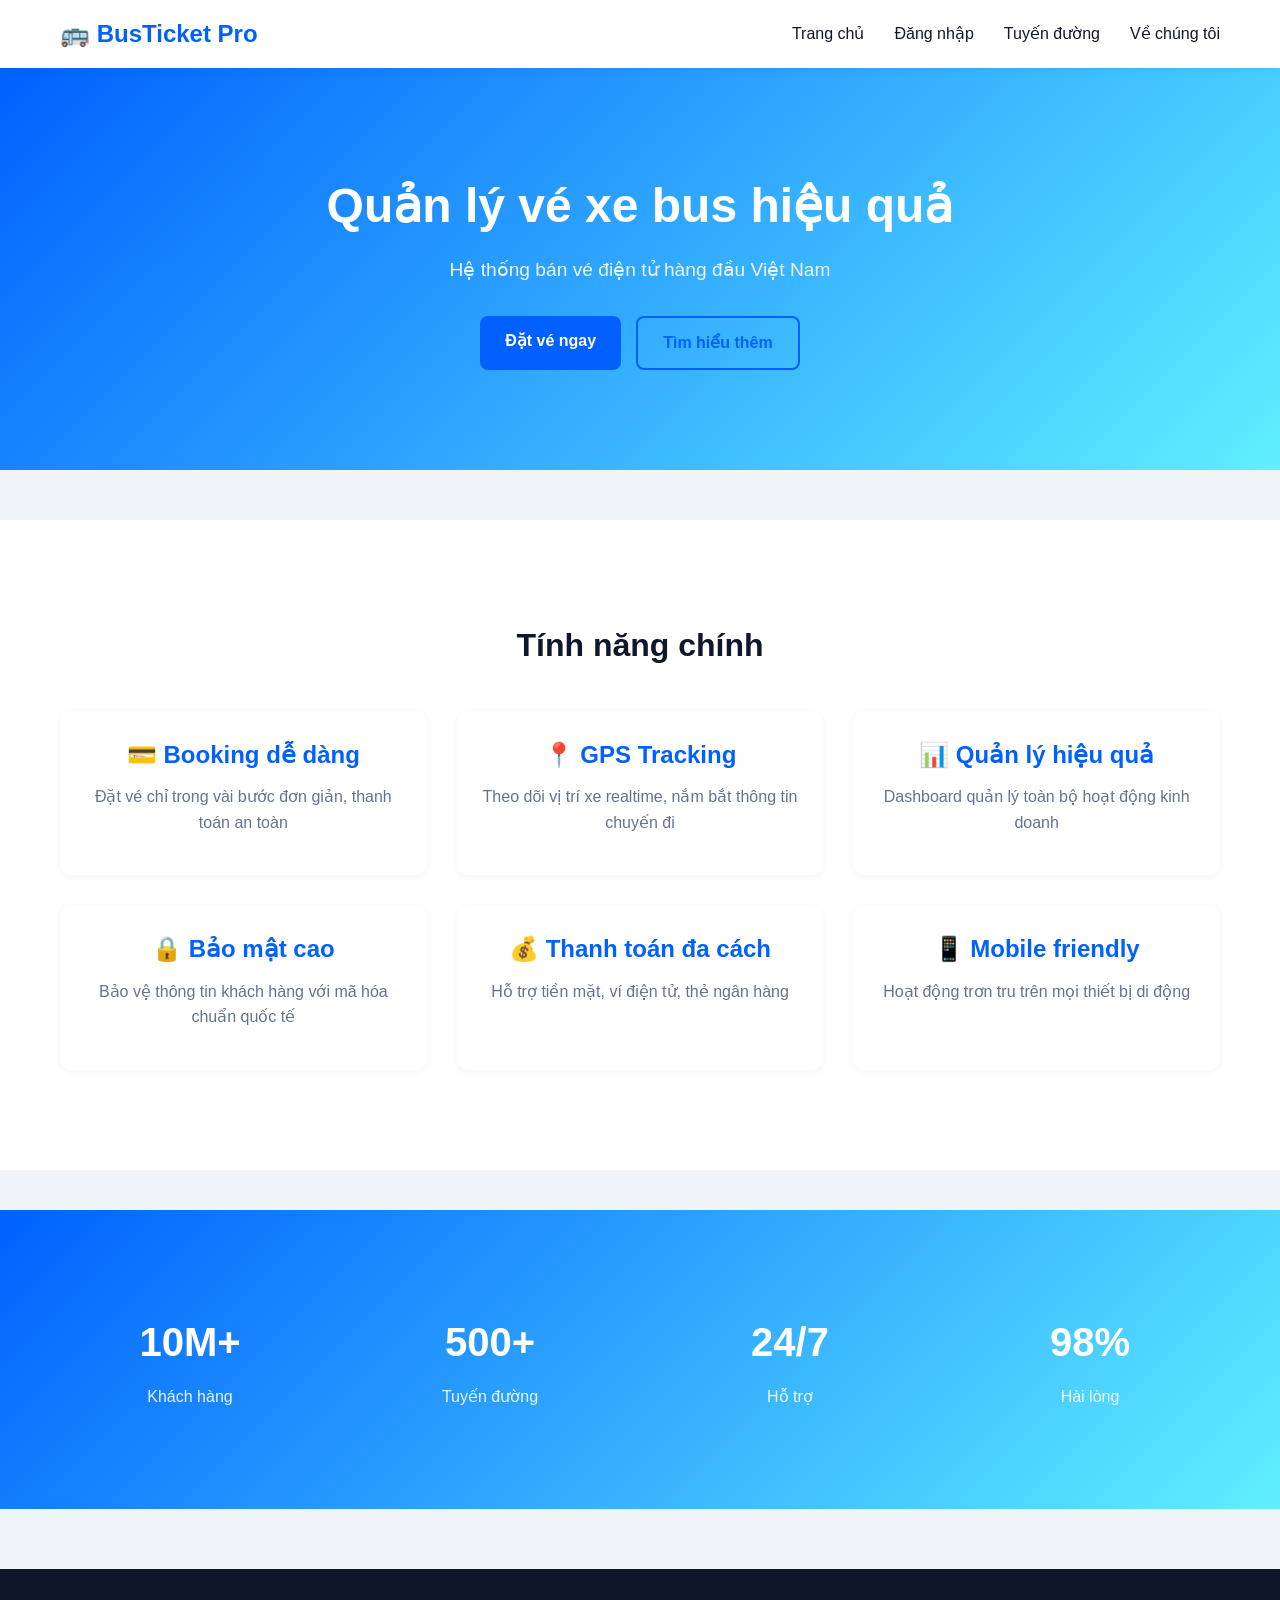
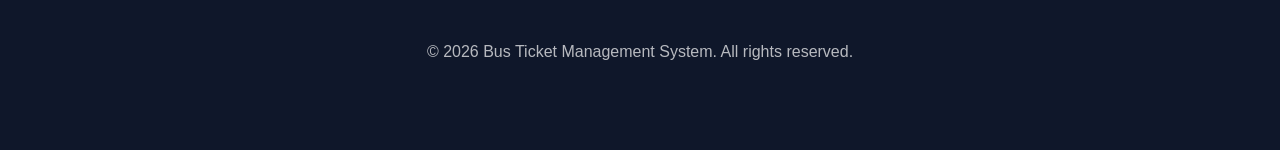
<file: index-home.html>
<!DOCTYPE html>
<html lang="vi">
<head>
    <meta charset="UTF-8">
    <meta name="viewport" content="width=device-width, initial-scale=1.0">
    <title>Trang chủ - Bus Ticket Management</title>
    <link rel="stylesheet" href="style.css">
</head>
<body>
    <nav class="navbar">
        <div class="nav-container">
            <a href="index.html" class="logo">🚌 BusTicket Pro</a>
            <ul class="nav-links">
                <li><a href="index.html">Trang chủ</a></li>
                <li><a href="login.html">Đăng nhập</a></li>
                <li><a href="routes.html">Tuyến đường</a></li>
                <li><a href="about.html">Về chúng tôi</a></li>
            </ul>
        </div>
    </nav>

    <header class="hero">
        <div class="hero-content">
            <h1>Quản lý vé xe bus hiệu quả</h1>
            <p>Hệ thống bán vé điện tử hàng đầu Việt Nam</p>
            <div class="hero-buttons">
                <a href="login.html" class="btn-primary">Đặt vé ngay</a>
                <a href="#features" class="btn-secondary">Tìm hiểu thêm</a>
            </div>
        </div>
    </header>

    <section id="features" class="features">
        <div class="container">
            <h2>Tính năng chính</h2>
            <div class="grid-3">
                <div class="feature-card">
                    <h3>💳 Booking dễ dàng</h3>
                    <p>Đặt vé chỉ trong vài bước đơn giản, thanh toán an toàn</p>
                </div>
                <div class="feature-card">
                    <h3>📍 GPS Tracking</h3>
                    <p>Theo dõi vị trí xe realtime, nắm bắt thông tin chuyến đi</p>
                </div>
                <div class="feature-card">
                    <h3>📊 Quản lý hiệu quả</h3>
                    <p>Dashboard quản lý toàn bộ hoạt động kinh doanh</p>
                </div>
                <div class="feature-card">
                    <h3>🔒 Bảo mật cao</h3>
                    <p>Bảo vệ thông tin khách hàng với mã hóa chuẩn quốc tế</p>
                </div>
                <div class="feature-card">
                    <h3>💰 Thanh toán đa cách</h3>
                    <p>Hỗ trợ tiền mặt, ví điện tử, thẻ ngân hàng</p>
                </div>
                <div class="feature-card">
                    <h3>📱 Mobile friendly</h3>
                    <p>Hoạt động trơn tru trên mọi thiết bị di động</p>
                </div>
            </div>
        </div>
    </section>

    <section class="stats">
        <div class="container">
            <div class="stat-item">
                <h3>10M+</h3>
                <p>Khách hàng</p>
            </div>
            <div class="stat-item">
                <h3>500+</h3>
                <p>Tuyến đường</p>
            </div>
            <div class="stat-item">
                <h3>24/7</h3>
                <p>Hỗ trợ</p>
            </div>
            <div class="stat-item">
                <h3>98%</h3>
                <p>Hài lòng</p>
            </div>
        </div>
    </section>

    <footer class="footer">
        <div class="container">
            <p>&copy; 2026 Bus Ticket Management System. All rights reserved.</p>
        </div>
    </footer>

    <script src="db.js"></script>
    <script src="auth.js"></script>
    <script src="utils.js"></script>
</body>
</html>
</file>
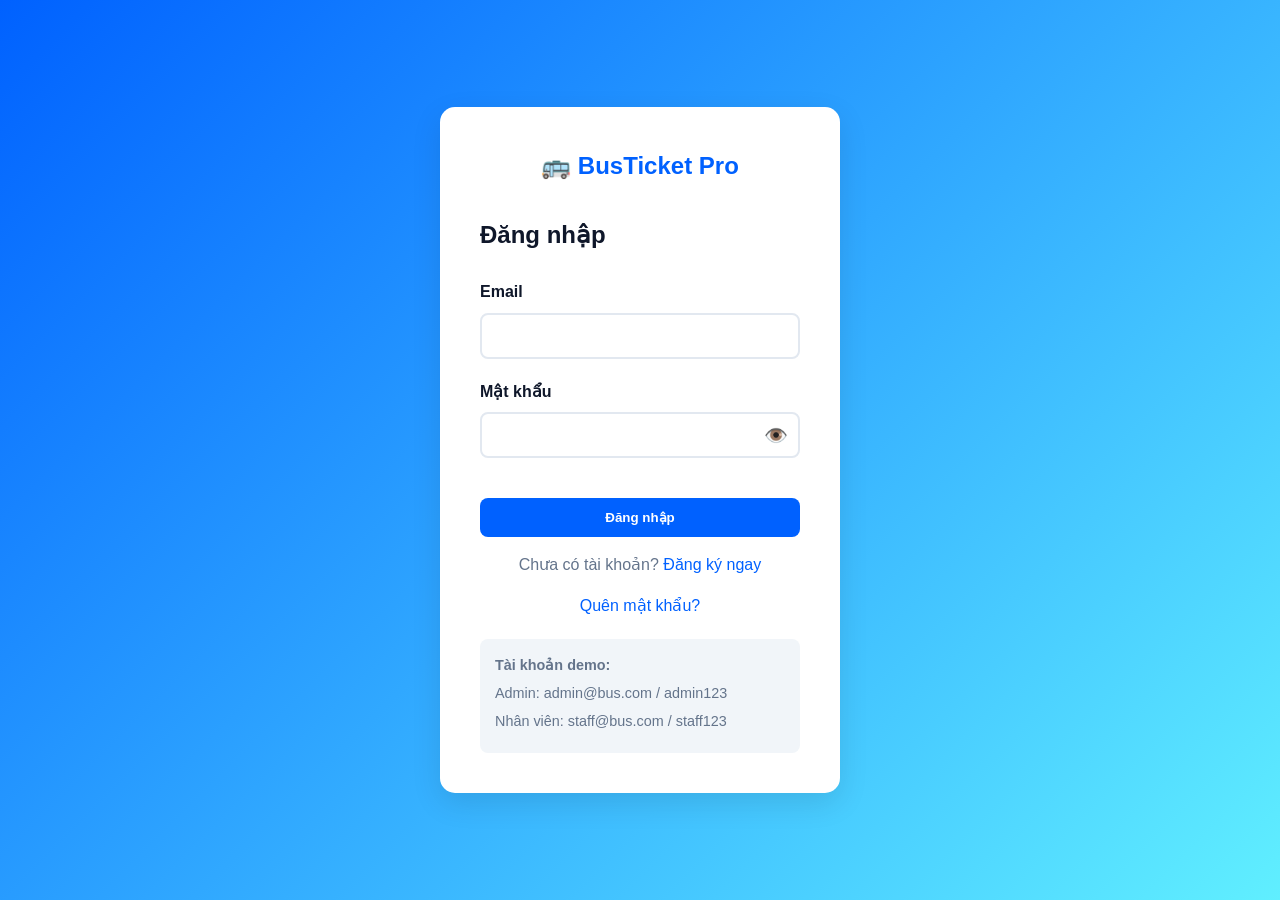
<file: login.html>
<!DOCTYPE html>
<html lang="vi">
<head>
    <meta charset="UTF-8">
    <meta name="viewport" content="width=device-width, initial-scale=1.0">
    <title>Đăng nhập - Bus Ticket Management</title>
    <link rel="stylesheet" href="style.css">
</head>
<body>
    <div class="auth-container">
        <div class="auth-form">
            <h1 class="logo">🚌 BusTicket Pro</h1>
            
            <div id="loginSection">
                <h2>Đăng nhập</h2>
                <form id="loginForm">
                    <div class="form-group">
                        <label>Email</label>
                        <input type="email" id="loginEmail" required>
                    </div>
                    <div class="form-group">
                        <label>Mật khẩu</label>
                        <div class="password-group">
                            <input type="password" id="loginPassword" required>
                            <button type="button" class="toggle-password" onclick="togglePassword('loginPassword')">👁️</button>
                        </div>
                    </div>
                    <button type="submit" class="btn-primary" style="width: 100%; margin-top: 20px;">Đăng nhập</button>
                </form>
                <p style="text-align: center; margin-top: 15px;">
                    Chưa có tài khoản? <a href="#" onclick="switchToRegister(event)">Đăng ký ngay</a>
                </p>
                <p style="text-align: center;">
                    <a href="#" onclick="switchToForgot(event)">Quên mật khẩu?</a>
                </p>

                <!-- Demo Accounts -->
                <div class="demo-accounts">
                    <p><strong>Tài khoản demo:</strong></p>
                    <p>Admin: admin@bus.com / admin123</p>
                    <p>Nhân viên: staff@bus.com / staff123</p>
                </div>
            </div>

            <div id="registerSection" style="display: none;">
                <h2>Đăng ký tài khoản</h2>
                <form id="registerForm">
                    <div class="form-group">
                        <label>Họ và tên</label>
                        <input type="text" id="regName" required>
                    </div>
                    <div class="form-group">
                        <label>Email</label>
                        <input type="email" id="regEmail" required>
                    </div>
                    <div class="form-group">
                        <label>Số điện thoại</label>
                        <input type="tel" id="regPhone" required>
                    </div>
                    <div class="form-group">
                        <label>Mật khẩu</label>
                        <div class="password-group">
                            <input type="password" id="regPassword" required>
                            <button type="button" class="toggle-password" onclick="togglePassword('regPassword')">👁️</button>
                        </div>
                    </div>
                    <div class="form-group">
                        <label>Xác nhận mật khẩu</label>
                        <input type="password" id="regConfirmPassword" required>
                    </div>
                    <button type="submit" class="btn-primary" style="width: 100%; margin-top: 20px;">Đăng ký</button>
                </form>
                <p style="text-align: center; margin-top: 15px;">
                    Đã có tài khoản? <a href="#" onclick="switchToLogin(event)">Đăng nhập</a>
                </p>
            </div>

            <div id="forgotSection" style="display: none;">
                <h2>Quên mật khẩu</h2>
                <form id="forgotForm">
                    <div class="form-group">
                        <label>Nhập email đăng ký</label>
                        <input type="email" id="forgotEmail" required>
                    </div>
                    <button type="submit" class="btn-primary" style="width: 100%; margin-top: 20px;">Gửi liên kết reset</button>
                </form>
                <p style="text-align: center; margin-top: 15px;">
                    <a href="#" onclick="switchToLogin(event)">Quay lại đăng nhập</a>
                </p>
            </div>

            <div id="resetSection" style="display: none;">
                <h2>Đặt lại mật khẩu</h2>
                <form id="resetForm">
                    <div class="form-group">
                        <label>Mật khẩu mới</label>
                        <div class="password-group">
                            <input type="password" id="resetPassword" required>
                            <button type="button" class="toggle-password" onclick="togglePassword('resetPassword')">👁️</button>
                        </div>
                    </div>
                    <div class="form-group">
                        <label>Xác nhận mật khẩu</label>
                        <input type="password" id="resetConfirmPassword" required>
                    </div>
                    <button type="submit" class="btn-primary" style="width: 100%; margin-top: 20px;">Cập nhật mật khẩu</button>
                </form>
            </div>
        </div>
    </div>

    <script src="db.js"></script>
    <script src="auth.js"></script>
    <script src="utils.js"></script>
    <script>
        function togglePassword(inputId) {
            const input = document.getElementById(inputId);
            input.type = input.type === 'password' ? 'text' : 'password';
        }

        function switchToRegister(e) {
            e.preventDefault();
            document.getElementById('loginSection').style.display = 'none';
            document.getElementById('registerSection').style.display = 'block';
            document.getElementById('forgotSection').style.display = 'none';
        }

        function switchToLogin(e) {
            e.preventDefault();
            document.getElementById('loginSection').style.display = 'block';
            document.getElementById('registerSection').style.display = 'none';
            document.getElementById('forgotSection').style.display = 'none';
        }

        function switchToForgot(e) {
            e.preventDefault();
            document.getElementById('loginSection').style.display = 'none';
            document.getElementById('forgotSection').style.display = 'block';
        }

        document.getElementById('loginForm').addEventListener('submit', function(e) {
            e.preventDefault();
            const email = document.getElementById('loginEmail').value;
            const password = document.getElementById('loginPassword').value;
            
            const result = auth.login(email, password);
            if (result.success) {
                showNotification('Đăng nhập thành công!');
                setTimeout(() => {
                    if (auth.hasRole('admin') || auth.hasRole('staff')) {
                        window.location.href = 'admin-dashboard.html';
                    } else {
                        window.location.href = 'dashboard.html';
                    }
                }, 1000);
            } else {
                showNotification(result.message, 'error');
            }
        });

        document.getElementById('registerForm').addEventListener('submit', function(e) {
            e.preventDefault();
            const name = document.getElementById('regName').value;
            const email = document.getElementById('regEmail').value;
            const phone = document.getElementById('regPhone').value;
            const password = document.getElementById('regPassword').value;
            const confirmPassword = document.getElementById('regConfirmPassword').value;
            
            const result = auth.register(name, email, phone, password, confirmPassword);
            if (result.success) {
                showNotification('Đăng ký thành công! Vui lòng đăng nhập.');
                setTimeout(() => switchToLogin({preventDefault: () => {}}), 1000);
            } else {
                showNotification(result.message, 'error');
            }
        });

        document.getElementById('forgotForm').addEventListener('submit', function(e) {
            e.preventDefault();
            const email = document.getElementById('forgotEmail').value;
            
            const result = db.forgotPassword(email);
            if (result.success) {
                showNotification(result.message);
                const token = result.token;
                setTimeout(() => {
                    document.getElementById('forgotSection').style.display = 'none';
                    document.getElementById('resetSection').style.display = 'block';
                    document.getElementById('resetForm').dataset.email = email;
                    document.getElementById('resetForm').dataset.token = token;
                }, 1000);
            } else {
                showNotification(result.message, 'error');
            }
        });

        document.getElementById('resetForm').addEventListener('submit', function(e) {
            e.preventDefault();
            const email = this.dataset.email;
            const token = this.dataset.token;
            const newPassword = document.getElementById('resetPassword').value;
            const confirmPassword = document.getElementById('resetConfirmPassword').value;
            
            const result = auth.resetPassword(email, token, newPassword, confirmPassword);
            if (result.success) {
                showNotification(result.message);
                setTimeout(() => switchToLogin({preventDefault: () => {}}), 1000);
            } else {
                showNotification(result.message, 'error');
            }
        });
    </script>
</body>
</html>
</file>
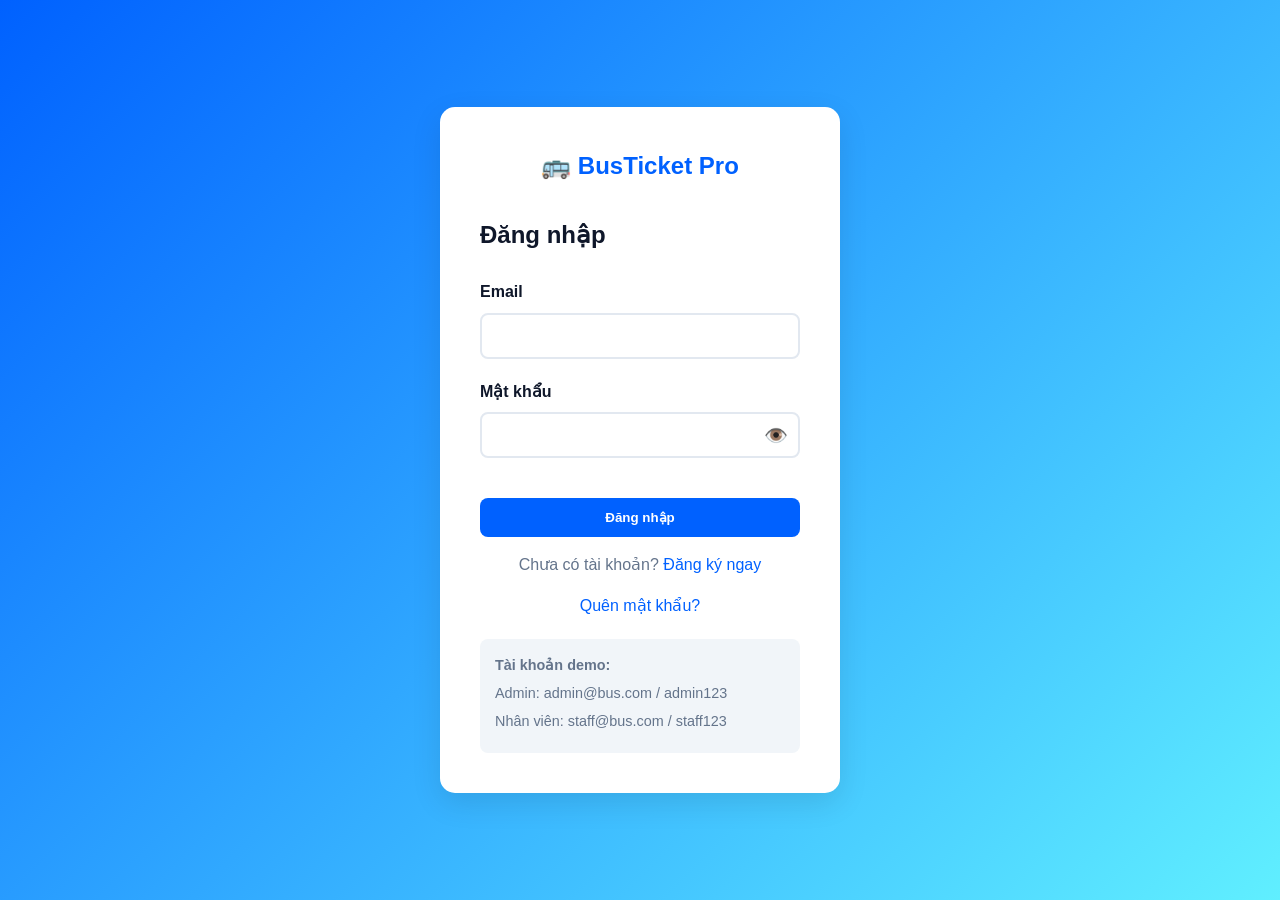
<file: my-tickets.html>
<!DOCTYPE html>
<html lang="vi">
<head>
    <meta charset="UTF-8">
    <meta name="viewport" content="width=device-width, initial-scale=1.0">
    <title>Vé của tôi - Bus Ticket Management</title>
    <link rel="stylesheet" href="style.css">
</head>
<body>
    <nav class="navbar">
        <div class="nav-container">
            <a href="dashboard.html" class="logo">🚌 BusTicket Pro</a>
            <ul class="nav-links">
                <li><a href="dashboard.html">Dashboard</a></li>
                <li><a href="booking.html">Đặt vé</a></li>
                <li><a href="my-tickets.html">Vé của tôi</a></li>
                <li><a href="profile.html">Tài khoản</a></li>
                <li><a onclick="logout()" style="cursor: pointer;">Đăng xuất</a></li>
            </ul>
        </div>
    </nav>

    <div class="container">
        <h1>Vé của tôi</h1>

        <div style="margin-bottom: 20px;">
            <label>Lọc theo trạng thái:</label>
            <select id="filterStatus" onchange="filterTickets()">
                <option value="">Tất cả</option>
                <option value="paid">Đã thanh toán</option>
                <option value="unpaid">Chưa thanh toán</option>
                <option value="used">Đã sử dụng</option>
                <option value="cancelled">Đã hủy</option>
            </select>
        </div>

        <div id="ticketsList"></div>
    </div>

    <script src="db.js"></script>
    <script src="auth.js"></script>
    <script src="utils.js"></script>
    <script>
        if (!checkAuth()) exit;

        const user = getCurrentUser();
        let allTickets = [];

        function loadTickets() {
            allTickets = db.getTickets('passengerEmail', user.email);
            filterTickets();
        }

        function filterTickets() {
            const status = document.getElementById('filterStatus').value;
            let filtered = allTickets;
            
            if (status) {
                filtered = allTickets.filter(t => t.status === status);
            }

            const ticketsList = document.getElementById('ticketsList');
            
            if (filtered.length === 0) {
                ticketsList.innerHTML = '<p>Không có vé nào.</p>';
                return;
            }

            let html = '<div class="tickets-grid">';
            filtered.forEach(ticket => {
                const schedule = db.getSchedules().find(s => s.id === ticket.scheduleId);
                const route = db.getRoutes().find(r => r.id === schedule.routeId);
                
                html += `
                    <div class="ticket-card">
                        <div class="ticket-header">
                            <h3>${route.name}</h3>
                            <span class="badge badge-${ticket.status}">${ticket.status}</span>
                        </div>
                        <div class="ticket-body">
                            <p><strong>Ngày:</strong> ${schedule.date}</p>
                            <p><strong>Giờ:</strong> ${schedule.departureTime}</p>
                            <p><strong>Ghế:</strong> ${ticket.seatNumber}</p>
                            <p><strong>Giá:</strong> ${formatCurrency(ticket.price)}</p>
                            <p><strong>Mã QR:</strong> ${ticket.qrCode}</p>
                        </div>
                        <div class="ticket-footer">
                            <a href="ticket-detail.html?id=${ticket.id}" class="btn-primary">Chi tiết</a>
                            ${ticket.status === 'unpaid' ? `<button onclick="cancelTicket(${ticket.id})" class="btn-secondary">Hủy</button>` : ''}
                        </div>
                    </div>
                `;
            });
            html += '</div>';
            
            ticketsList.innerHTML = html;
        }

        function cancelTicket(ticketId) {
            if (confirm('Bạn có chắc chắn muốn hủy vé này?')) {
                db.updateTicketStatus(ticketId, 'cancelled');
                showNotification('Vé đã được hủy');
                loadTickets();
            }
        }

        loadTickets();
    </script>
</body>
</html>
</file>
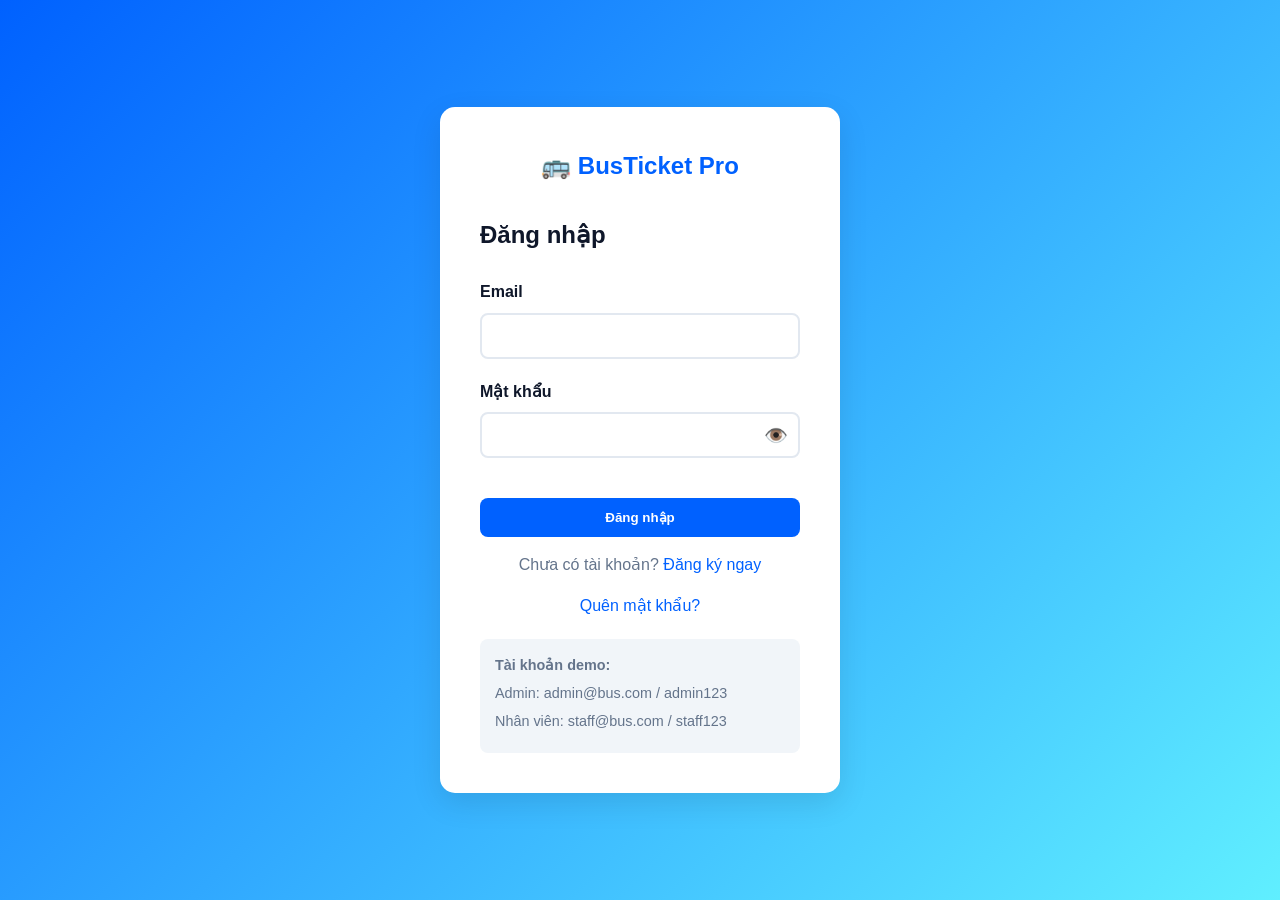
<file: profile.html>
<!DOCTYPE html>
<html lang="vi">
<head>
    <meta charset="UTF-8">
    <meta name="viewport" content="width=device-width, initial-scale=1.0">
    <title>Quản lý tài khoản - Bus Ticket Management</title>
    <link rel="stylesheet" href="style.css">
</head>
<body>
    <nav class="navbar">
        <div class="nav-container">
            <a href="dashboard.html" class="logo">🚌 BusTicket Pro</a>
            <ul class="nav-links">
                <li><a href="dashboard.html">Dashboard</a></li>
                <li><a href="booking.html">Đặt vé</a></li>
                <li><a href="my-tickets.html">Vé của tôi</a></li>
                <li><a href="profile.html">Tài khoản</a></li>
                <li><a onclick="logout()" style="cursor: pointer;">Đăng xuất</a></li>
            </ul>
        </div>
    </nav>

    <div class="container">
        <h1>Quản lý tài khoản</h1>

        <div class="profile-section">
            <h2>Thông tin cá nhân</h2>
            <form id="profileForm">
                <div class="form-row">
                    <div class="form-group">
                        <label>Họ và tên</label>
                        <input type="text" id="profileName" readonly>
                    </div>
                    <div class="form-group">
                        <label>Email</label>
                        <input type="email" id="profileEmail" readonly>
                    </div>
                </div>
                <div class="form-group">
                    <label>Số điện thoại</label>
                    <input type="tel" id="profilePhone" readonly>
                </div>
            </form>
        </div>

        <div class="profile-section">
            <h2>Đổi mật khẩu</h2>
            <form id="changePasswordForm">
                <div class="form-group">
                    <label>Mật khẩu cũ</label>
                    <div class="password-group">
                        <input type="password" id="oldPassword" required>
                        <button type="button" class="toggle-password" onclick="togglePassword('oldPassword')">👁️</button>
                    </div>
                </div>
                <div class="form-group">
                    <label>Mật khẩu mới</label>
                    <div class="password-group">
                        <input type="password" id="newPassword" required>
                        <button type="button" class="toggle-password" onclick="togglePassword('newPassword')">👁️</button>
                    </div>
                </div>
                <div class="form-group">
                    <label>Xác nhận mật khẩu mới</label>
                    <input type="password" id="confirmNewPassword" required>
                </div>
                <button type="submit" class="btn-primary">Cập nhật mật khẩu</button>
            </form>
        </div>
    </div>

    <script src="db.js"></script>
    <script src="auth.js"></script>
    <script src="utils.js"></script>
    <script>
        if (!checkAuth()) exit;

        const user = getCurrentUser();
        document.getElementById('profileName').value = user.name;
        document.getElementById('profileEmail').value = user.email;
        document.getElementById('profilePhone').value = user.phone;

        function togglePassword(inputId) {
            const input = document.getElementById(inputId);
            input.type = input.type === 'password' ? 'text' : 'password';
        }

        document.getElementById('changePasswordForm').addEventListener('submit', function(e) {
            e.preventDefault();
            
            const oldPassword = document.getElementById('oldPassword').value;
            const newPassword = document.getElementById('newPassword').value;
            const confirmPassword = document.getElementById('confirmNewPassword').value;

            const result = auth.changePassword(oldPassword, newPassword, confirmPassword);
            
            if (result.success) {
                showNotification(result.message);
                this.reset();
            } else {
                showNotification(result.message, 'error');
            }
        });
    </script>
</body>
</html>
</file>
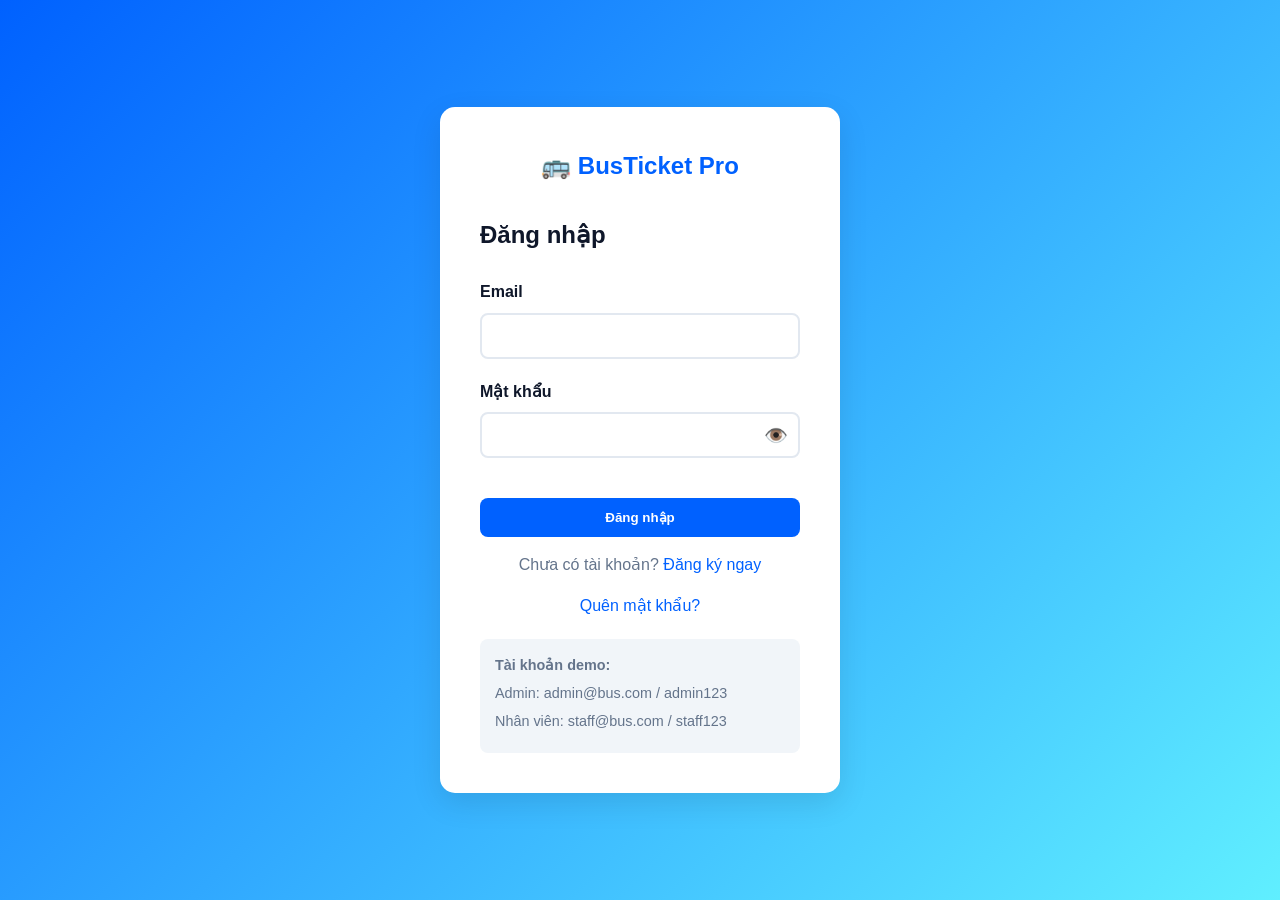
<file: ticket-detail.html>
<!DOCTYPE html>
<html lang="vi">
<head>
    <meta charset="UTF-8">
    <meta name="viewport" content="width=device-width, initial-scale=1.0">
    <title>Chi tiết vé - Bus Ticket Management</title>
    <link rel="stylesheet" href="style.css">
</head>
<body>
    <nav class="navbar">
        <div class="nav-container">
            <a href="dashboard.html" class="logo">🚌 BusTicket Pro</a>
            <ul class="nav-links">
                <li><a href="dashboard.html">Dashboard</a></li>
                <li><a href="booking.html">Đặt vé</a></li>
                <li><a href="my-tickets.html">Vé của tôi</a></li>
                <li><a href="profile.html">Tài khoản</a></li>
                <li><a onclick="logout()" style="cursor: pointer;">Đăng xuất</a></li>
            </ul>
        </div>
    </nav>

    <div class="container">
        <h1>Chi tiết vé</h1>

        <div style="display: grid; grid-template-columns: 2fr 1fr; gap: 30px;">
            <div class="ticket-detail">
                <div class="ticket-card" style="border: none; box-shadow: none;">
                    <div class="ticket-header">
                        <div>
                            <h2 id="routeName"></h2>
                            <p id="routeInfo"></p>
                        </div>
                        <span class="badge" id="ticketStatus"></span>
                    </div>
                    <div class="ticket-body">
                        <h3>Thông tin vé</h3>
                        <p><strong>ID Vé:</strong> <span id="ticketId"></span></p>
                        <p><strong>Mã QR:</strong> <span id="qrCode"></span></p>
                        <p><strong>Hành khách:</strong> <span id="passengerName"></span></p>
                        <p><strong>Điện thoại:</strong> <span id="passengerPhone"></span></p>
                        <p><strong>Ghế số:</strong> <span id="seatNumber"></span></p>
                        
                        <h3 style="margin-top: 30px;">Thông tin chuyến</h3>
                        <p><strong>Ngày xuất phát:</strong> <span id="departureDate"></span></p>
                        <p><strong>Giờ xuất phát:</strong> <span id="departureTime"></span></p>
                        <p><strong>Giờ dự kiến đến:</strong> <span id="arrivalTime"></span></p>
                        <p><strong>Loại xe:</strong> <span id="busType"></span></p>
                        <p><strong>Biển số:</strong> <span id="busPlate"></span></p>
                        <p><strong>Tài xế:</strong> <span id="driverName"></span></p>
                        
                        <h3 style="margin-top: 30px;">Thanh toán</h3>
                        <p><strong>Giá vé:</strong> <span id="ticketPrice"></span></p>
                        <p><strong>Ngày đặt:</strong> <span id="bookingDate"></span></p>
                    </div>
                </div>
            </div>

            <div style="background: white; padding: 30px; border-radius: 12px; box-shadow: var(--shadow-sm); height: fit-content;">
                <h3>Mã QR Code</h3>
                <img id="qrImage" src="" alt="QR Code" style="width: 100%; margin: 20px 0; border: 2px solid var(--border); padding: 10px; border-radius: 8px;">
                <p style="font-size: 0.9rem; color: var(--gray); text-align: center;">Quét mã QR khi lên xe</p>
                
                <div style="margin-top: 30px;">
                    <button onclick="printTicket()" class="btn-primary" style="width: 100%; margin-bottom: 10px;">🖨️ In vé</button>
                    <button onclick="downloadTicket()" class="btn-secondary" style="width: 100%; margin-bottom: 10px;">📥 Tải xuống</button>
                    <button onclick="shareTicket()" class="btn-secondary" style="width: 100%;">📤 Chia sẻ</button>
                </div>

                <div id="paymentSection" style="margin-top: 30px; padding-top: 30px; border-top: 1px solid var(--border);">
                    <h3>Thanh toán</h3>
                    <p id="paymentStatus"></p>
                    <div id="unpaidActions" style="display: none; margin-top: 15px;">
                        <button onclick="processPayment()" class="btn-primary" style="width: 100%;">💳 Thanh toán ngay</button>
                    </div>
                </div>
            </div>
        </div>
    </div>

    <script src="db.js"></script>
    <script src="auth.js"></script>
    <script src="utils.js"></script>
    <script>
        if (!checkAuth()) exit;

        const urlParams = new URLSearchParams(window.location.search);
        const ticketId = parseInt(urlParams.get('id'));

        if (!ticketId) {
            window.location.href = 'my-tickets.html';
        }

        const ticket = db.getTickets().find(t => t.id === ticketId);
        if (!ticket) {
            showNotification('Vé không tồn tại', 'error');
            setTimeout(() => window.location.href = 'my-tickets.html', 2000);
        }

        const schedule = db.getSchedules().find(s => s.id === ticket.scheduleId);
        const route = db.getRoutes().find(r => r.id === schedule.routeId);
        const bus = JSON.parse(localStorage.getItem('buses')).find(b => b.id === schedule.busId);
        const driver = JSON.parse(localStorage.getItem('drivers')).find(d => d.id === schedule.driverId);

        // Display ticket details
        document.getElementById('ticketId').textContent = ticket.id;
        document.getElementById('qrCode').textContent = ticket.qrCode;
        document.getElementById('passengerName').textContent = ticket.passengerName;
        document.getElementById('passengerPhone').textContent = ticket.passengerPhone;
        document.getElementById('seatNumber').textContent = ticket.seatNumber;
        document.getElementById('routeName').textContent = route.name;
        document.getElementById('routeInfo').textContent = `${route.startPoint} → ${route.endPoint} (${route.distance}km)`;
        document.getElementById('departureDate').textContent = schedule.date;
        document.getElementById('departureTime').textContent = schedule.departureTime;
        document.getElementById('arrivalTime').textContent = schedule.arrivalTime;
        document.getElementById('busType').textContent = bus.type;
        document.getElementById('busPlate').textContent = bus.licensePlate;
        document.getElementById('driverName').textContent = driver.name;
        document.getElementById('ticketPrice').textContent = formatCurrency(ticket.price);
        document.getElementById('bookingDate').textContent = ticket.bookingDate;

        // Status badge
        const statusBadge = document.getElementById('ticketStatus');
        statusBadge.className = `badge badge-${ticket.status}`;
        statusBadge.textContent = ticket.status;

        // QR Code
        document.getElementById('qrImage').src = generateQRCode(ticket.qrCode);

        // Payment status
        const paymentSection = document.getElementById('paymentSection');
        const paymentStatus = document.getElementById('paymentStatus');
        const unpaidActions = document.getElementById('unpaidActions');

        if (ticket.status === 'unpaid') {
            paymentStatus.innerHTML = '<span style="color: var(--warning);">⚠️ <strong>Chưa thanh toán</strong></span>';
            unpaidActions.style.display = 'block';
        } else if (ticket.status === 'paid') {
            paymentStatus.innerHTML = '<span style="color: var(--success);">✓ <strong>Đã thanh toán</strong></span>';
        } else if (ticket.status === 'used') {
            paymentStatus.innerHTML = '<span style="color: var(--primary);">✓ <strong>Đã sử dụng</strong></span>';
        } else if (ticket.status === 'cancelled') {
            paymentStatus.innerHTML = '<span style="color: var(--danger);">✗ <strong>Đã hủy</strong></span>';
        }

        function printTicket() {
            window.print();
        }

        function downloadTicket() {
            const content = generateTicketPDF(ticket, schedule);
            const link = document.createElement('a');
            link.href = 'data:text/plain;charset=utf-8,' + encodeURIComponent(content);
            link.download = `ticket-${ticket.id}.txt`;
            link.click();
            showNotification('Vé đã được tải xuống');
        }

        function shareTicket() {
            const text = `Tôi vừa đặt vé xe bus:\n
Tuyến: ${route.name}
Ngày: ${schedule.date}
Giờ: ${schedule.departureTime}
Mã QR: ${ticket.qrCode}

Quản lý vé tại: ${window.location.href}`;

            if (navigator.share) {
                navigator.share({ title: 'Vé xe bus', text: text });
            } else {
                const textarea = document.createElement('textarea');
                textarea.value = text;
                document.body.appendChild(textarea);
                textarea.select();
                document.execCommand('copy');
                document.body.removeChild(textarea);
                showNotification('Đã sao chép vào clipboard');
            }
        }

        function processPayment() {
            // Simulate payment
            db.addTransaction(ticket.id, 'card', ticket.price);
            db.updateTicketStatus(ticket.id, 'paid');
            showNotification('Thanh toán thành công!');
            setTimeout(() => location.reload(), 1500);
        }
    </script>
</body>
</html>
</file>
<file: style.css>
/* =============================================
   BUS TICKET MANAGEMENT SYSTEM - STYLES
   ============================================= */

:root {
    --primary: #0061ff;
    --primary-dark: #0047d1;
    --secondary: #60efff;
    --danger: #ff3366;
    --success: #22c55e;
    --warning: #fbbf24;
    --dark: #0f172a;
    --light: #f1f5f9;
    --gray: #64748b;
    --border: #e2e8f0;
    --shadow: 0 10px 30px rgba(0,0,0,0.1);
    --shadow-sm: 0 2px 8px rgba(0,0,0,0.05);
}

* {
    margin: 0;
    padding: 0;
    box-sizing: border-box;
}

html {
    scroll-behavior: smooth;
}

body {
    font-family: 'Segoe UI', Tahoma, Geneva, Verdana, sans-serif;
    background-color: var(--light);
    color: var(--dark);
    line-height: 1.6;
}

/* =============================================
   TYPOGRAPHY
   ============================================= */

h1 { font-size: 2.5rem; font-weight: 700; margin-bottom: 20px; }
h2 { font-size: 2rem; font-weight: 700; margin-bottom: 20px; }
h3 { font-size: 1.5rem; font-weight: 600; margin-bottom: 15px; }
h4 { font-size: 1.2rem; font-weight: 600; margin-bottom: 10px; }
p { color: var(--gray); margin-bottom: 15px; }

a {
    color: var(--primary);
    text-decoration: none;
    transition: 0.3s;
}

a:hover { color: var(--primary-dark); }

/* =============================================
   NAVBAR
   ============================================= */

.navbar {
    background: rgba(255, 255, 255, 0.95);
    backdrop-filter: blur(10px);
    position: sticky;
    top: 0;
    z-index: 1000;
    box-shadow: var(--shadow-sm);
    padding: 15px 0;
}

.nav-container {
    max-width: 1200px;
    margin: 0 auto;
    padding: 0 20px;
    display: flex;
    justify-content: space-between;
    align-items: center;
}

.logo {
    font-size: 1.5rem;
    font-weight: 800;
    color: var(--primary);
    text-decoration: none;
}

.nav-links {
    display: flex;
    list-style: none;
    gap: 30px;
    align-items: center;
}

.nav-links a {
    color: var(--dark);
    font-weight: 500;
    transition: 0.3s;
}

.nav-links a:hover {
    color: var(--primary);
}

/* =============================================
   HERO SECTION
   ============================================= */

.hero {
    background: linear-gradient(135deg, var(--primary), var(--secondary));
    padding: 100px 20px;
    text-align: center;
    color: white;
    margin-bottom: 50px;
}

.hero-content h1 {
    color: white;
    font-size: 3rem;
    margin-bottom: 10px;
}

.hero-content p {
    color: rgba(255, 255, 255, 0.9);
    font-size: 1.2rem;
    margin-bottom: 30px;
}

.hero-buttons {
    display: flex;
    gap: 15px;
    justify-content: center;
    flex-wrap: wrap;
}

/* =============================================
   BUTTONS
   ============================================= */

.btn-primary, .btn-secondary, .btn-danger, .btn-small {
    padding: 12px 25px;
    border: none;
    border-radius: 8px;
    font-weight: 600;
    cursor: pointer;
    transition: 0.3s;
    display: inline-block;
    text-align: center;
    text-decoration: none;
}

.btn-primary {
    background-color: var(--primary);
    color: white;
}

.btn-primary:hover {
    background-color: var(--primary-dark);
    transform: translateY(-2px);
    box-shadow: 0 5px 15px rgba(0, 97, 255, 0.3);
}

.btn-secondary {
    background-color: transparent;
    color: var(--primary);
    border: 2px solid var(--primary);
}

.btn-secondary:hover {
    background-color: var(--light);
    transform: translateY(-2px);
}

.btn-danger {
    background-color: var(--danger);
    color: white;
}

.btn-danger:hover {
    background-color: #ff1952;
    transform: translateY(-2px);
}

.btn-small {
    padding: 8px 15px;
    font-size: 0.9rem;
}

/* =============================================
   FORMS
   ============================================= */

.form-group {
    margin-bottom: 20px;
}

.form-row {
    display: grid;
    grid-template-columns: 1fr 1fr;
    gap: 20px;
}

label {
    display: block;
    margin-bottom: 8px;
    font-weight: 600;
    color: var(--dark);
}

input, select, textarea {
    width: 100%;
    padding: 12px;
    border: 2px solid var(--border);
    border-radius: 8px;
    font-size: 1rem;
    font-family: inherit;
    transition: 0.3s;
}

input:focus, select:focus, textarea:focus {
    outline: none;
    border-color: var(--primary);
    box-shadow: 0 0 0 3px rgba(0, 97, 255, 0.1);
}

textarea {
    resize: vertical;
    min-height: 120px;
}

.password-group {
    position: relative;
}

.toggle-password {
    position: absolute;
    right: 12px;
    top: 50%;
    transform: translateY(-50%);
    background: none;
    border: none;
    cursor: pointer;
    font-size: 1.2rem;
}

/* =============================================
   CONTAINER & LAYOUT
   ============================================= */

.container {
    max-width: 1200px;
    margin: 0 auto;
    padding: 40px 20px;
}

.grid-3 {
    display: grid;
    grid-template-columns: repeat(auto-fit, minmax(300px, 1fr));
    gap: 30px;
}

/* =============================================
   CARDS & BOXES
   ============================================= */

.feature-card, .schedule-card, .ticket-card, .admin-menu-item {
    background: white;
    border-radius: 12px;
    padding: 25px;
    box-shadow: var(--shadow-sm);
    transition: 0.3s;
}

.feature-card:hover, .schedule-card:hover, .ticket-card:hover, .admin-menu-item:hover {
    transform: translateY(-5px);
    box-shadow: var(--shadow);
}

.feature-card h3, .schedule-card h3, .ticket-card h3 {
    margin-bottom: 10px;
}

.stat-box {
    background: white;
    padding: 25px;
    border-radius: 12px;
    text-align: center;
    box-shadow: var(--shadow-sm);
}

.stat-value {
    font-size: 2rem;
    font-weight: 700;
    color: var(--primary);
    margin: 10px 0;
}

.stat-label {
    color: var(--gray);
    font-size: 0.9rem;
}

.stats-grid {
    display: grid;
    grid-template-columns: repeat(auto-fit, minmax(250px, 1fr));
    gap: 20px;
    margin-bottom: 40px;
}

/* =============================================
   AUTHENTICATION
   ============================================= */

.auth-container {
    display: flex;
    justify-content: center;
    align-items: center;
    min-height: 100vh;
    background: linear-gradient(135deg, var(--primary), var(--secondary));
    padding: 20px;
}

.auth-form {
    background: white;
    padding: 40px;
    border-radius: 15px;
    box-shadow: var(--shadow);
    width: 100%;
    max-width: 400px;
}

.auth-form h1 {
    text-align: center;
    color: var(--primary);
    margin-bottom: 30px;
}

.auth-form h2 {
    font-size: 1.5rem;
    margin-bottom: 25px;
}

.demo-accounts {
    background: var(--light);
    padding: 15px;
    border-radius: 8px;
    margin-top: 20px;
    font-size: 0.9rem;
}

.demo-accounts p {
    margin-bottom: 5px;
}

/* =============================================
   TABLES
   ============================================= */

.table {
    width: 100%;
    border-collapse: collapse;
    background: white;
    border-radius: 8px;
    overflow: hidden;
    box-shadow: var(--shadow-sm);
}

.table thead {
    background-color: var(--primary);
    color: white;
}

.table th, .table td {
    padding: 15px;
    text-align: left;
    border-bottom: 1px solid var(--border);
}

.table tbody tr:hover {
    background-color: var(--light);
}

.table tbody tr:last-child td {
    border-bottom: none;
}

/* =============================================
   BADGES
   ============================================= */

.badge {
    display: inline-block;
    padding: 6px 12px;
    border-radius: 20px;
    font-size: 0.85rem;
    font-weight: 600;
}

.badge-paid {
    background-color: rgba(34, 197, 94, 0.2);
    color: #15803d;
}

.badge-unpaid {
    background-color: rgba(251, 191, 36, 0.2);
    color: #92400e;
}

.badge-used {
    background-color: rgba(59, 130, 246, 0.2);
    color: #1e40af;
}

.badge-cancelled {
    background-color: rgba(255, 51, 102, 0.2);
    color: #a4030f;
}

.badge-active {
    background-color: rgba(34, 197, 94, 0.2);
    color: #15803d;
}

.badge-maintenance {
    background-color: rgba(251, 191, 36, 0.2);
    color: #92400e;
}

/* =============================================
   ALERTS & NOTIFICATIONS
   ============================================= */

.alert {
    padding: 15px 20px;
    border-radius: 8px;
    margin-bottom: 20px;
}

.alert-info {
    background-color: rgba(59, 130, 246, 0.1);
    color: #1e40af;
    border-left: 4px solid #3b82f6;
}

.alert-success {
    background-color: rgba(34, 197, 94, 0.1);
    color: #15803d;
    border-left: 4px solid #22c55e;
}

.alert-warning {
    background-color: rgba(251, 191, 36, 0.1);
    color: #92400e;
    border-left: 4px solid #fbbf24;
}

.alert-error {
    background-color: rgba(255, 51, 102, 0.1);
    color: #a4030f;
    border-left: 4px solid #ff3366;
}

.notification {
    position: fixed;
    bottom: -100px;
    right: 20px;
    background: white;
    padding: 16px 24px;
    border-radius: 8px;
    box-shadow: var(--shadow);
    z-index: 2000;
    transition: 0.3s;
    max-width: 400px;
}

.notification.show {
    bottom: 20px;
}

.notification-success {
    border-left: 4px solid var(--success);
    color: #15803d;
}

.notification-error {
    border-left: 4px solid var(--danger);
    color: #a4030f;
}

.notification-warning {
    border-left: 4px solid var(--warning);
    color: #92400e;
}

/* =============================================
   BOOKING & SEATS
   ============================================= */

.booking-form {
    background: white;
    padding: 30px;
    border-radius: 12px;
    box-shadow: var(--shadow-sm);
    margin-bottom: 40px;
}

.seat-map {
    display: grid;
    grid-template-columns: repeat(auto-fill, minmax(50px, 1fr));
    gap: 10px;
    margin: 20px 0;
    padding: 20px;
    background: var(--light);
    border-radius: 8px;
}

.seat {
    width: 50px;
    height: 50px;
    display: flex;
    align-items: center;
    justify-content: center;
    border: 2px solid var(--border);
    border-radius: 6px;
    cursor: pointer;
    font-weight: 600;
    transition: 0.3s;
    background: white;
}

.seat.available:hover {
    border-color: var(--primary);
    background-color: rgba(0, 97, 255, 0.05);
}

.seat.selected {
    background-color: var(--primary);
    color: white;
    border-color: var(--primary);
}

.seat.booked {
    background-color: var(--gray);
    color: white;
    border-color: var(--gray);
    cursor: not-allowed;
    opacity: 0.6;
}

/* =============================================
   TICKETS
   ============================================= */

.tickets-grid {
    display: grid;
    grid-template-columns: repeat(auto-fill, minmax(300px, 1fr));
    gap: 20px;
}

.ticket-card {
    background: white;
    border: 2px solid var(--border);
    border-radius: 12px;
    overflow: hidden;
}

.ticket-header {
    background: linear-gradient(135deg, var(--primary), var(--secondary));
    color: white;
    padding: 20px;
    display: flex;
    justify-content: space-between;
    align-items: center;
}

.ticket-body {
    padding: 20px;
}

.ticket-body p {
    margin-bottom: 10px;
    color: var(--dark);
}

.ticket-footer {
    display: flex;
    gap: 10px;
    padding: 20px;
    border-top: 1px solid var(--border);
}

.ticket-footer a, .ticket-footer button {
    flex: 1;
}

/* =============================================
   ADMIN SECTION
   ============================================= */

.admin-form {
    background: white;
    padding: 30px;
    border-radius: 12px;
    box-shadow: var(--shadow-sm);
}

.admin-menu {
    display: grid;
    grid-template-columns: repeat(auto-fit, minmax(250px, 1fr));
    gap: 20px;
    margin-top: 20px;
}

.admin-menu-item {
    padding: 30px;
    text-align: center;
    cursor: pointer;
}

.admin-menu-item h3 {
    color: var(--primary);
}

.admin-menu-item p {
    color: var(--gray);
}

/* =============================================
   FEATURES SECTION
   ============================================= */

.features {
    padding: 60px 0;
    background: white;
    margin-bottom: 40px;
}

.features h2 {
    text-align: center;
    margin-bottom: 40px;
}

.feature-card {
    text-align: center;
}

.feature-card h3 {
    color: var(--primary);
}

/* =============================================
   STATS SECTION
   ============================================= */

.stats {
    background: linear-gradient(135deg, var(--primary), var(--secondary));
    color: white;
    padding: 60px 20px;
    margin-bottom: 40px;
}

.stats .container {
    display: grid;
    grid-template-columns: repeat(auto-fit, minmax(200px, 1fr));
    gap: 40px;
    text-align: center;
}

.stat-item h3 {
    font-size: 2.5rem;
    color: white;
    margin-bottom: 10px;
}

.stat-item p {
    color: rgba(255, 255, 255, 0.9);
    margin: 0;
}

/* =============================================
   FOOTER
   ============================================= */

.footer {
    background: var(--dark);
    color: white;
    padding: 30px 20px;
    text-align: center;
    margin-top: 60px;
}

.footer p {
    color: rgba(255, 255, 255, 0.7);
}

/* =============================================
   PROFILE SECTION
   ============================================= */

.profile-section {
    background: white;
    padding: 30px;
    border-radius: 12px;
    box-shadow: var(--shadow-sm);
    margin-bottom: 30px;
}

.quick-actions {
    display: grid;
    grid-template-columns: repeat(auto-fit, minmax(250px, 1fr));
    gap: 20px;
    margin: 30px 0;
}

.quick-action {
    background: white;
    padding: 25px;
    border-radius: 12px;
    text-align: center;
    box-shadow: var(--shadow-sm);
}

.quick-action h3 {
    margin-bottom: 15px;
}

.recent-bookings {
    background: white;
    padding: 30px;
    border-radius: 12px;
    box-shadow: var(--shadow-sm);
    margin-top: 30px;
}

/* =============================================
   RESPONSIVE DESIGN
   ============================================= */

@media (max-width: 768px) {
    .nav-links {
        gap: 15px;
        font-size: 0.9rem;
    }

    .hero-content h1 {
        font-size: 2rem;
    }

    .form-row {
        grid-template-columns: 1fr;
    }

    .stats .container {
        gap: 20px;
    }

    .stat-item h3 {
        font-size: 2rem;
    }

    .grid-3 {
        grid-template-columns: 1fr;
    }

    .seat {
        width: 40px;
        height: 40px;
        font-size: 0.9rem;
    }

    h1 { font-size: 2rem; }
    h2 { font-size: 1.5rem; }
}

@media (max-width: 480px) {
    .container {
        padding: 20px 15px;
    }

    .nav-links {
        gap: 10px;
        font-size: 0.85rem;
    }

    .btn-primary, .btn-secondary {
        padding: 10px 15px;
        font-size: 0.9rem;
    }

    h1 { font-size: 1.5rem; }
    h2 { font-size: 1.2rem; }
}

/* =============================================
   PRINT STYLES
   ============================================= */

@media print {
    .navbar, .footer, button, .btn-primary, .btn-secondary {
        display: none;
    }

    .ticket-card {
        page-break-inside: avoid;
    }
}
</file>
